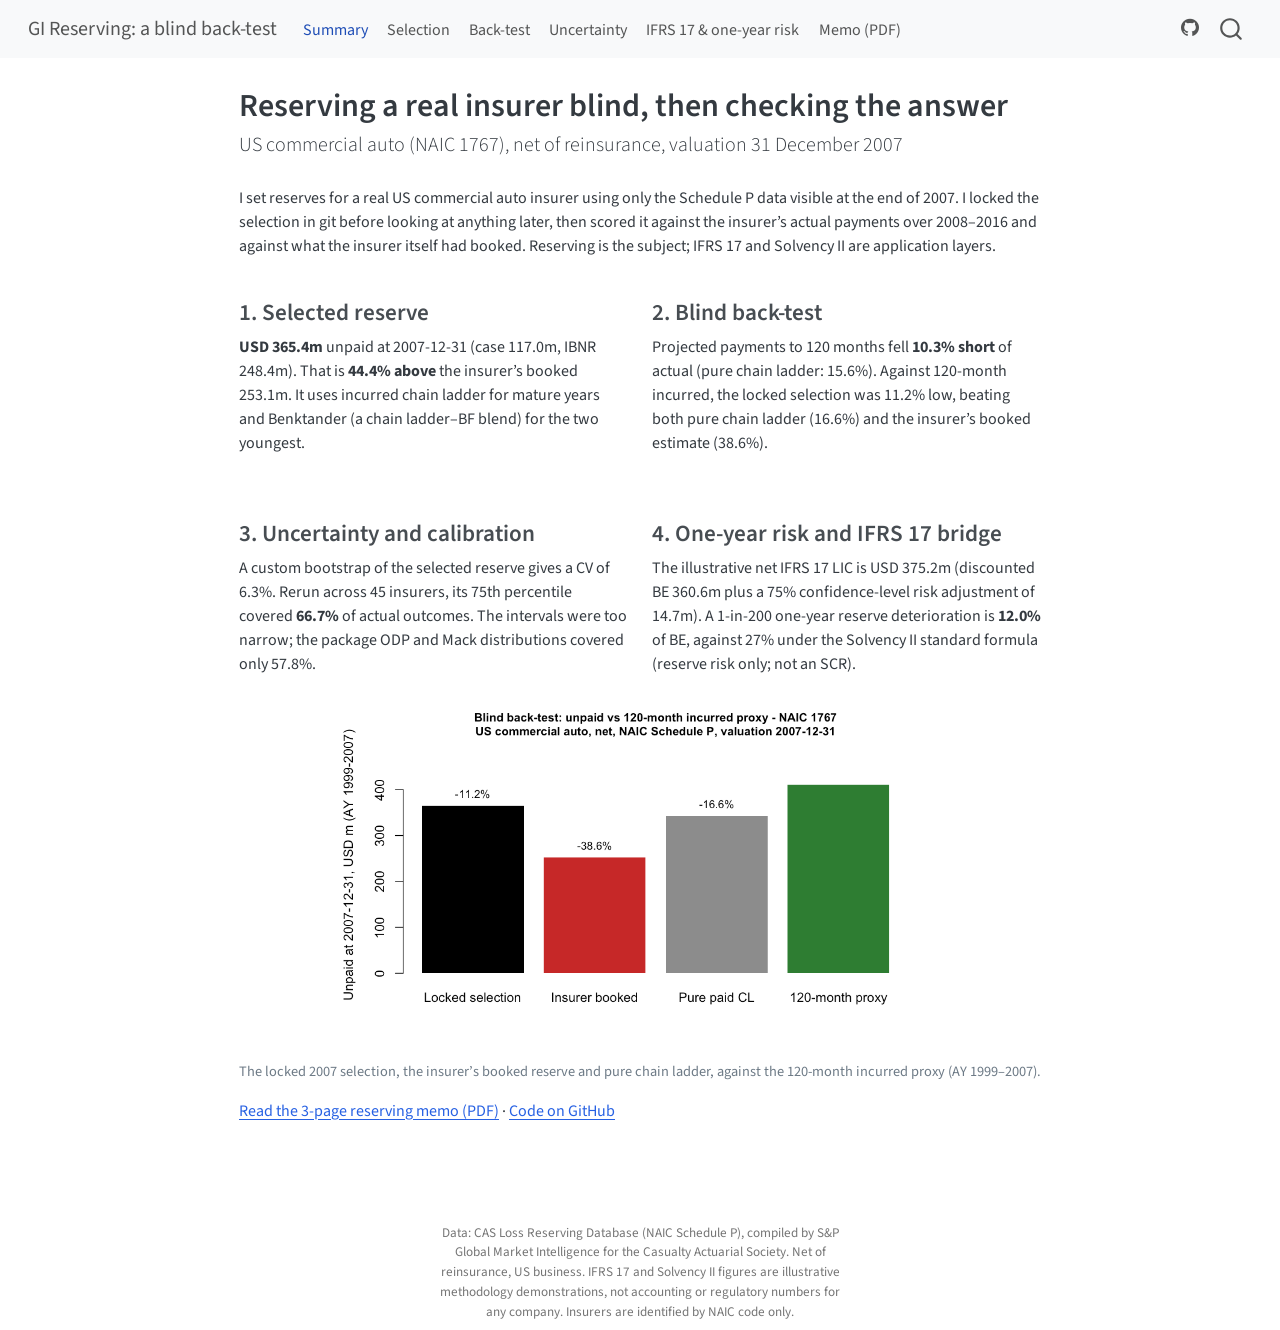
<file: docs/index.html>
<!DOCTYPE html>
<html xmlns="http://www.w3.org/1999/xhtml" lang="en" xml:lang="en"><head>

<meta charset="utf-8">
<meta name="generator" content="quarto-1.10.18">

<meta name="viewport" content="width=device-width, initial-scale=1.0, user-scalable=yes">


<title>Reserving a real insurer blind, then checking the answer – GI Reserving: a blind back-test</title>
<style>
/* Default styles provided by pandoc.
** See https://pandoc.org/MANUAL.html#variables-for-html for config info.
*/
span.smallcaps{font-variant: small-caps;}
div.columns{display: flex; gap: 1.5em;}
div.column{flex: auto;}
@media screen {
div.columns{gap: min(4vw, 1.5em);}
div.column{overflow-x: auto;}
}
div.hanging-indent{margin-left: 1.5em; text-indent: -1.5em;}
ul.task-list{list-style: none;}
ul.task-list li input[type="checkbox"] {
  width: 0.8em;
  margin: 0 0.8em 0.2em -1em; /* quarto-specific, see https://github.com/quarto-dev/quarto-cli/issues/4556 */ 
  vertical-align: middle;
}
</style>


<script src="site_libs/quarto-nav/quarto-nav.js"></script>
<script src="site_libs/quarto-nav/headroom.min.js"></script>
<script src="site_libs/clipboard/clipboard.min.js"></script>
<script src="site_libs/quarto-search/autocomplete.umd.js"></script>
<script src="site_libs/quarto-search/fuse.min.js"></script>
<script src="site_libs/quarto-search/quarto-search.js"></script>
<meta name="quarto:offset" content="./">
<script src="site_libs/quarto-html/quarto.js" type="module"></script>
<script src="site_libs/quarto-html/tabsets/tabsets.js" type="module"></script>
<script src="site_libs/quarto-html/popper.min.js"></script>
<script src="site_libs/quarto-html/tippy.umd.min.js"></script>
<script src="site_libs/quarto-html/anchor.min.js"></script>
<link href="site_libs/quarto-html/tippy.css" rel="stylesheet">
<link href="site_libs/quarto-html/quarto-syntax-highlighting-64a204ab8560d761af7679ceaba22944.css" rel="stylesheet" id="quarto-text-highlighting-styles">
<script src="site_libs/bootstrap/bootstrap.min.js"></script>
<link href="site_libs/bootstrap/bootstrap-icons.css" rel="stylesheet">
<link href="site_libs/bootstrap/bootstrap-e6900c3bd54be39f9305c74bfec71a87.min.css" rel="stylesheet" append-hash="true" id="quarto-bootstrap" data-mode="light">
<script id="quarto-search-options" type="application/json">{
  "location": "navbar",
  "copy-button": false,
  "collapse-after": 3,
  "panel-placement": "end",
  "type": "overlay",
  "limit": 50,
  "keyboard-shortcut": [
    "f",
    "/",
    "s"
  ],
  "show-item-context": false,
  "language": {
    "search-no-results-text": "No results",
    "search-matching-documents-text": "matching documents",
    "search-copy-link-title": "Copy link to search",
    "search-hide-matches-text": "Hide additional matches",
    "search-more-match-text": "more match in this document",
    "search-more-matches-text": "more matches in this document",
    "search-clear-button-title": "Clear",
    "search-text-placeholder": "",
    "search-detached-cancel-button-title": "Cancel",
    "search-submit-button-title": "Submit",
    "search-label": "Search"
  }
}</script>


</head>

<body class="nav-fixed fullcontent quarto-light">

<div id="quarto-search-results"></div>
  <header id="quarto-header" class="headroom fixed-top">
    <nav class="navbar navbar-expand-lg " data-bs-theme="dark">
      <div class="navbar-container container-fluid">
      <div class="navbar-brand-container mx-auto">
    <a class="navbar-brand" href="./index.html">
    <span class="navbar-title">GI Reserving: a blind back-test</span>
    </a>
  </div>
            <div id="quarto-search" class="" title="Search"></div>
          <button class="navbar-toggler" type="button" data-bs-toggle="collapse" data-bs-target="#navbarCollapse" aria-controls="navbarCollapse" role="menu" aria-expanded="false" aria-label="Toggle navigation" onclick="if (window.quartoToggleHeadroom) { window.quartoToggleHeadroom(); }">
  <span class="navbar-toggler-icon"></span>
</button>
          <div class="collapse navbar-collapse" id="navbarCollapse">
            <ul class="navbar-nav navbar-nav-scroll me-auto">
  <li class="nav-item">
    <a class="nav-link active" href="./index.html" aria-current="page"> 
<span class="menu-text">Summary</span></a>
  </li>  
  <li class="nav-item">
    <a class="nav-link" href="./selection.html"> 
<span class="menu-text">Selection</span></a>
  </li>  
  <li class="nav-item">
    <a class="nav-link" href="./backtest.html"> 
<span class="menu-text">Back-test</span></a>
  </li>  
  <li class="nav-item">
    <a class="nav-link" href="./uncertainty.html"> 
<span class="menu-text">Uncertainty</span></a>
  </li>  
  <li class="nav-item">
    <a class="nav-link" href="./application.html"> 
<span class="menu-text">IFRS 17 &amp; one-year risk</span></a>
  </li>  
  <li class="nav-item">
    <a class="nav-link" href="./assets/reserving_memo.pdf"> 
<span class="menu-text">Memo (PDF)</span></a>
  </li>  
</ul>
            <ul class="navbar-nav navbar-nav-scroll ms-auto">
  <li class="nav-item compact">
    <a class="nav-link" href="https://github.com/pnlync/reserving"> <i class="bi bi-github" role="img">
</i> 
<span class="menu-text"></span></a>
  </li>  
</ul>
          </div> <!-- /navcollapse -->
            <div class="quarto-navbar-tools">
</div>
      </div> <!-- /container-fluid -->
    </nav>
</header>
<!-- content -->
<div id="quarto-content" class="quarto-container page-columns page-rows-contents page-layout-article page-navbar">
<!-- sidebar -->
<!-- margin-sidebar -->
    
<!-- main -->
<main class="content" id="quarto-document-content">

<header id="title-block-header" class="quarto-title-block default">
<div class="quarto-title">
<h1 class="title">Reserving a real insurer blind, then checking the answer</h1>
<p class="subtitle lead">US commercial auto (NAIC 1767), net of reinsurance, valuation 31 December 2007</p>
</div>



<div class="quarto-title-meta">

    
  
    
  </div>
  


</header>


<p>I set reserves for a real US commercial auto insurer using only the Schedule P data visible at the end of 2007. I locked the selection in git before looking at anything later, then scored it against the insurer’s actual payments over 2008–2016 and against what the insurer itself had booked. Reserving is the subject; IFRS 17 and Solvency II are application layers.</p>
<div class="grid">
<section id="selected-reserve" class="level3 g-col-12 g-col-md-6">
<h3 class="anchored" data-anchor-id="selected-reserve">1. Selected reserve</h3>
<p><strong>USD 365.4m</strong> unpaid at 2007-12-31 (case 117.0m, IBNR 248.4m). That is <strong>44.4% above</strong> the insurer’s booked 253.1m. It uses incurred chain ladder for mature years and Benktander (a chain ladder–BF blend) for the two youngest.</p>
</section>
<section id="blind-back-test" class="level3 g-col-12 g-col-md-6">
<h3 class="anchored" data-anchor-id="blind-back-test">2. Blind back-test</h3>
<p>Projected payments to 120 months fell <strong>10.3% short</strong> of actual (pure chain ladder: 15.6%). Against 120-month incurred, the locked selection was 11.2% low, beating both pure chain ladder (16.6%) and the insurer’s booked estimate (38.6%).</p>
</section>
<section id="uncertainty-and-calibration" class="level3 g-col-12 g-col-md-6">
<h3 class="anchored" data-anchor-id="uncertainty-and-calibration">3. Uncertainty and calibration</h3>
<p>A custom bootstrap of the selected reserve gives a CV of 6.3%. Rerun across 45 insurers, its 75th percentile covered <strong>66.7%</strong> of actual outcomes. The intervals were too narrow; the package ODP and Mack distributions covered only 57.8%.</p>
</section>
<section id="one-year-risk-and-ifrs-17-bridge" class="level3 g-col-12 g-col-md-6">
<h3 class="anchored" data-anchor-id="one-year-risk-and-ifrs-17-bridge">4. One-year risk and IFRS 17 bridge</h3>
<p>The illustrative net IFRS 17 LIC is USD 375.2m (discounted BE 360.6m plus a 75% confidence-level risk adjustment of 14.7m). A 1-in-200 one-year reserve deterioration is <strong>12.0%</strong> of BE, against 27% under the Solvency II standard formula (reserve risk only; not an SCR).</p>
</section>
</div>
<div class="cell">
<div class="cell-output-display">
<div class="quarto-figure quarto-figure-center">
<figure class="figure">
<p><img src="assets/m5_three_way.png" class="img-fluid figure-img" style="width:75.0%"></p>
<figcaption>The locked 2007 selection, the insurer’s booked reserve and pure chain ladder, against the 120-month incurred proxy (AY 1999–2007).</figcaption>
</figure>
</div>
</div>
</div>
<p><a href="assets/reserving_memo.pdf">Read the 3-page reserving memo (PDF)</a> · <a href="https://github.com/pnlync/reserving">Code on GitHub</a></p>



</main> <!-- /main -->
<script id="quarto-html-after-body" type="application/javascript">
  window.document.addEventListener("DOMContentLoaded", function (event) {
    const icon = "";
    const anchorJS = new window.AnchorJS();
    anchorJS.options = {
      placement: 'right',
      icon: icon
    };
    anchorJS.add('.anchored');
    const isCodeAnnotation = (el) => {
      for (const clz of el.classList) {
        if (clz.startsWith('code-annotation-')) {                     
          return true;
        }
      }
      return false;
    }
    const onCopySuccess = function(e) {
      // button target
      const button = e.trigger;
      // don't keep focus
      button.blur();
      // flash "checked"
      button.classList.add('code-copy-button-checked');
      var currentTitle = button.getAttribute("title");
      button.setAttribute("title", "Copied!");
      let tooltip;
      if (window.bootstrap) {
        button.setAttribute("data-bs-toggle", "tooltip");
        button.setAttribute("data-bs-placement", "left");
        button.setAttribute("data-bs-title", "Copied!");
        tooltip = new bootstrap.Tooltip(button, 
          { trigger: "manual", 
            customClass: "code-copy-button-tooltip",
            offset: [0, -8]});
        tooltip.show();    
      }
      setTimeout(function() {
        if (tooltip) {
          tooltip.hide();
          button.removeAttribute("data-bs-title");
          button.removeAttribute("data-bs-toggle");
          button.removeAttribute("data-bs-placement");
        }
        button.setAttribute("title", currentTitle);
        button.classList.remove('code-copy-button-checked');
      }, 1000);
      // clear code selection
      e.clearSelection();
    }
    const getTextToCopy = function(trigger) {
      const outerScaffold = trigger.parentElement.cloneNode(true);
      const codeEl = outerScaffold.querySelector('code');
      for (const childEl of codeEl.children) {
        if (isCodeAnnotation(childEl)) {
          childEl.remove();
        }
      }
      return codeEl.innerText;
    }
    const clipboard = new window.ClipboardJS('.code-copy-button:not([data-in-quarto-modal])', {
      text: getTextToCopy
    });
    clipboard.on('success', onCopySuccess);
    if (window.document.getElementById('quarto-embedded-source-code-modal')) {
      const clipboardModal = new window.ClipboardJS('.code-copy-button[data-in-quarto-modal]', {
        text: getTextToCopy,
        container: window.document.getElementById('quarto-embedded-source-code-modal')
      });
      clipboardModal.on('success', onCopySuccess);
    }
      var localhostRegex = new RegExp(/^(?:http|https):\/\/localhost\:?[0-9]*\//);
      var mailtoRegex = new RegExp(/^mailto:/);
        var filterRegex = new RegExp('/' + window.location.host + '/');
      var isInternal = (href) => {
          return filterRegex.test(href) || localhostRegex.test(href) || mailtoRegex.test(href);
      }
      // Inspect non-navigation links and adorn them if external
     var links = window.document.querySelectorAll('a[href]:not(.nav-link):not(.navbar-brand):not(.toc-action):not(.sidebar-link):not(.sidebar-item-toggle):not(.pagination-link):not(.no-external):not([aria-hidden]):not(.dropdown-item):not(.quarto-navigation-tool):not(.about-link)');
      for (var i=0; i<links.length; i++) {
        const link = links[i];
        if (!isInternal(link.href)) {
          // undo the damage that might have been done by quarto-nav.js in the case of
          // links that we want to consider external
          if (link.dataset.originalHref !== undefined) {
            link.href = link.dataset.originalHref;
          }
        }
      }
    function tippyHover(el, contentFn, onTriggerFn, onUntriggerFn) {
      const config = {
        allowHTML: true,
        maxWidth: 500,
        delay: 100,
        arrow: false,
        appendTo: function(el) {
            return el.parentElement;
        },
        interactive: true,
        interactiveBorder: 10,
        theme: 'quarto',
        placement: 'bottom-start',
      };
      if (contentFn) {
        config.content = contentFn;
      }
      if (onTriggerFn) {
        config.onTrigger = onTriggerFn;
      }
      if (onUntriggerFn) {
        config.onUntrigger = onUntriggerFn;
      }
      window.tippy(el, config); 
    }
    const noterefs = window.document.querySelectorAll('a[role="doc-noteref"]');
    for (var i=0; i<noterefs.length; i++) {
      const ref = noterefs[i];
      tippyHover(ref, function() {
        // use id or data attribute instead here
        let href = ref.getAttribute('data-footnote-href') || ref.getAttribute('href');
        try { href = new URL(href).hash; } catch {}
        const id = href.replace(/^#\/?/, "");
        const note = window.document.getElementById(id);
        if (note) {
          return note.innerHTML;
        } else {
          return "";
        }
      });
    }
    const xrefs = window.document.querySelectorAll('a.quarto-xref');
    const processXRef = (id, note) => {
      // Strip column container classes
      const stripColumnClz = (el) => {
        el.classList.remove("page-full", "page-columns");
        if (el.children) {
          for (const child of el.children) {
            stripColumnClz(child);
          }
        }
      }
      stripColumnClz(note)
      if (id === null || id.startsWith('sec-')) {
        // Special case sections, only their first couple elements
        const container = document.createElement("div");
        if (note.children && note.children.length > 2) {
          container.appendChild(note.children[0].cloneNode(true));
          for (let i = 1; i < note.children.length; i++) {
            const child = note.children[i];
            if (child.tagName === "P" && child.innerText === "") {
              continue;
            } else {
              container.appendChild(child.cloneNode(true));
              break;
            }
          }
          if (window.Quarto?.typesetMath) {
            window.Quarto.typesetMath(container);
          }
          return container.innerHTML
        } else {
          if (window.Quarto?.typesetMath) {
            window.Quarto.typesetMath(note);
          }
          return note.innerHTML;
        }
      } else {
        // Remove any anchor links if they are present
        const anchorLink = note.querySelector('a.anchorjs-link');
        if (anchorLink) {
          anchorLink.remove();
        }
        if (window.Quarto?.typesetMath) {
          window.Quarto.typesetMath(note);
        }
        if (note.classList.contains("callout")) {
          return note.outerHTML;
        } else {
          return note.innerHTML;
        }
      }
    }
    for (var i=0; i<xrefs.length; i++) {
      const xref = xrefs[i];
      tippyHover(xref, undefined, function(instance) {
        instance.disable();
        let url = xref.getAttribute('href');
        let hash = undefined; 
        if (url.startsWith('#')) {
          hash = url;
        } else {
          try { hash = new URL(url).hash; } catch {}
        }
        if (hash) {
          const id = hash.replace(/^#\/?/, "");
          const note = window.document.getElementById(id);
          if (note !== null) {
            try {
              const html = processXRef(id, note.cloneNode(true));
              instance.setContent(html);
            } finally {
              instance.enable();
              instance.show();
            }
          } else {
            // See if we can fetch this
            fetch(url.split('#')[0])
            .then(res => res.text())
            .then(html => {
              const parser = new DOMParser();
              const htmlDoc = parser.parseFromString(html, "text/html");
              const note = htmlDoc.getElementById(id);
              if (note !== null) {
                const html = processXRef(id, note);
                instance.setContent(html);
              } 
            }).finally(() => {
              instance.enable();
              instance.show();
            });
          }
        } else {
          // See if we can fetch a full url (with no hash to target)
          // This is a special case and we should probably do some content thinning / targeting
          fetch(url)
          .then(res => res.text())
          .then(html => {
            const parser = new DOMParser();
            const htmlDoc = parser.parseFromString(html, "text/html");
            const note = htmlDoc.querySelector('main.content');
            if (note !== null) {
              // This should only happen for chapter cross references
              // (since there is no id in the URL)
              // remove the first header
              if (note.children.length > 0 && note.children[0].tagName === "HEADER") {
                note.children[0].remove();
              }
              const html = processXRef(null, note);
              instance.setContent(html);
            } 
          }).finally(() => {
            instance.enable();
            instance.show();
          });
        }
      }, function(instance) {
      });
    }
        let selectedAnnoteEl;
        const selectorForAnnotation = ( cell, annotation) => {
          let cellAttr = 'data-code-cell="' + cell + '"';
          let lineAttr = 'data-code-annotation="' +  annotation + '"';
          const selector = 'span[' + cellAttr + '][' + lineAttr + ']';
          return selector;
        }
        const selectCodeLines = (annoteEl) => {
          const doc = window.document;
          const targetCell = annoteEl.getAttribute("data-target-cell");
          const targetAnnotation = annoteEl.getAttribute("data-target-annotation");
          const annoteSpan = window.document.querySelector(selectorForAnnotation(targetCell, targetAnnotation));
          const lines = annoteSpan.getAttribute("data-code-lines").split(",");
          const lineIds = lines.map((line) => {
            return targetCell + "-" + line;
          })
          let top = null;
          let height = null;
          let parent = null;
          if (lineIds.length > 0) {
              //compute the position of the single el (top and bottom and make a div)
              const el = window.document.getElementById(lineIds[0]);
              top = el.offsetTop;
              height = el.offsetHeight;
              parent = el.parentElement.parentElement;
            if (lineIds.length > 1) {
              const lastEl = window.document.getElementById(lineIds[lineIds.length - 1]);
              const bottom = lastEl.offsetTop + lastEl.offsetHeight;
              height = bottom - top;
            }
            if (top !== null && height !== null && parent !== null) {
              // cook up a div (if necessary) and position it 
              let div = window.document.getElementById("code-annotation-line-highlight");
              if (div === null) {
                div = window.document.createElement("div");
                div.setAttribute("id", "code-annotation-line-highlight");
                div.style.position = 'absolute';
                parent.appendChild(div);
              }
              div.style.top = top - 2 + "px";
              div.style.height = height + 4 + "px";
              div.style.left = 0;
              let gutterDiv = window.document.getElementById("code-annotation-line-highlight-gutter");
              if (gutterDiv === null) {
                gutterDiv = window.document.createElement("div");
                gutterDiv.setAttribute("id", "code-annotation-line-highlight-gutter");
                gutterDiv.style.position = 'absolute';
                const codeCell = window.document.getElementById(targetCell);
                const gutter = codeCell.querySelector('.code-annotation-gutter');
                gutter.appendChild(gutterDiv);
              }
              gutterDiv.style.top = top - 2 + "px";
              gutterDiv.style.height = height + 4 + "px";
            }
            selectedAnnoteEl = annoteEl;
          }
        };
        const unselectCodeLines = () => {
          const elementsIds = ["code-annotation-line-highlight", "code-annotation-line-highlight-gutter"];
          elementsIds.forEach((elId) => {
            const div = window.document.getElementById(elId);
            if (div) {
              div.remove();
            }
          });
          selectedAnnoteEl = undefined;
        };
          // Handle positioning of the toggle
      window.addEventListener(
        "resize",
        throttle(() => {
          elRect = undefined;
          if (selectedAnnoteEl) {
            selectCodeLines(selectedAnnoteEl);
          }
        }, 10)
      );
      function throttle(fn, ms) {
      let throttle = false;
      let timer;
        return (...args) => {
          if(!throttle) { // first call gets through
              fn.apply(this, args);
              throttle = true;
          } else { // all the others get throttled
              if(timer) clearTimeout(timer); // cancel #2
              timer = setTimeout(() => {
                fn.apply(this, args);
                timer = throttle = false;
              }, ms);
          }
        };
      }
        // Attach click handler to the DT
        const annoteDls = window.document.querySelectorAll('dt[data-target-cell]');
        for (const annoteDlNode of annoteDls) {
          annoteDlNode.addEventListener('click', (event) => {
            const clickedEl = event.target;
            if (clickedEl !== selectedAnnoteEl) {
              unselectCodeLines();
              const activeEl = window.document.querySelector('dt[data-target-cell].code-annotation-active');
              if (activeEl) {
                activeEl.classList.remove('code-annotation-active');
              }
              selectCodeLines(clickedEl);
              clickedEl.classList.add('code-annotation-active');
            } else {
              // Unselect the line
              unselectCodeLines();
              clickedEl.classList.remove('code-annotation-active');
            }
          });
        }
    const findCites = (el) => {
      const parentEl = el.parentElement;
      if (parentEl) {
        const cites = parentEl.dataset.cites;
        if (cites) {
          return {
            el,
            cites: cites.split(' ')
          };
        } else {
          return findCites(el.parentElement)
        }
      } else {
        return undefined;
      }
    };
    var bibliorefs = window.document.querySelectorAll('a[role="doc-biblioref"]');
    for (var i=0; i<bibliorefs.length; i++) {
      const ref = bibliorefs[i];
      const citeInfo = findCites(ref);
      if (citeInfo) {
        tippyHover(citeInfo.el, function() {
          var popup = window.document.createElement('div');
          citeInfo.cites.forEach(function(cite) {
            var citeDiv = window.document.createElement('div');
            citeDiv.classList.add('hanging-indent');
            citeDiv.classList.add('csl-entry');
            var biblioDiv = window.document.getElementById('ref-' + cite);
            if (biblioDiv) {
              citeDiv.innerHTML = biblioDiv.innerHTML;
            }
            popup.appendChild(citeDiv);
          });
          return popup.innerHTML;
        });
      }
    }
  });
  </script>
</div> <!-- /content -->
<footer class="footer">
  <div class="nav-footer">
    <div class="nav-footer-left">
      &nbsp;
    </div>   
    <div class="nav-footer-center">
<p>Data: CAS Loss Reserving Database (NAIC Schedule P), compiled by S&amp;P Global Market Intelligence for the Casualty Actuarial Society. Net of reinsurance, US business. IFRS 17 and Solvency II figures are illustrative methodology demonstrations, not accounting or regulatory numbers for any company. Insurers are identified by NAIC code only.</p>
</div>
    <div class="nav-footer-right">
      &nbsp;
    </div>
  </div>
</footer>




</body></html>
</file>
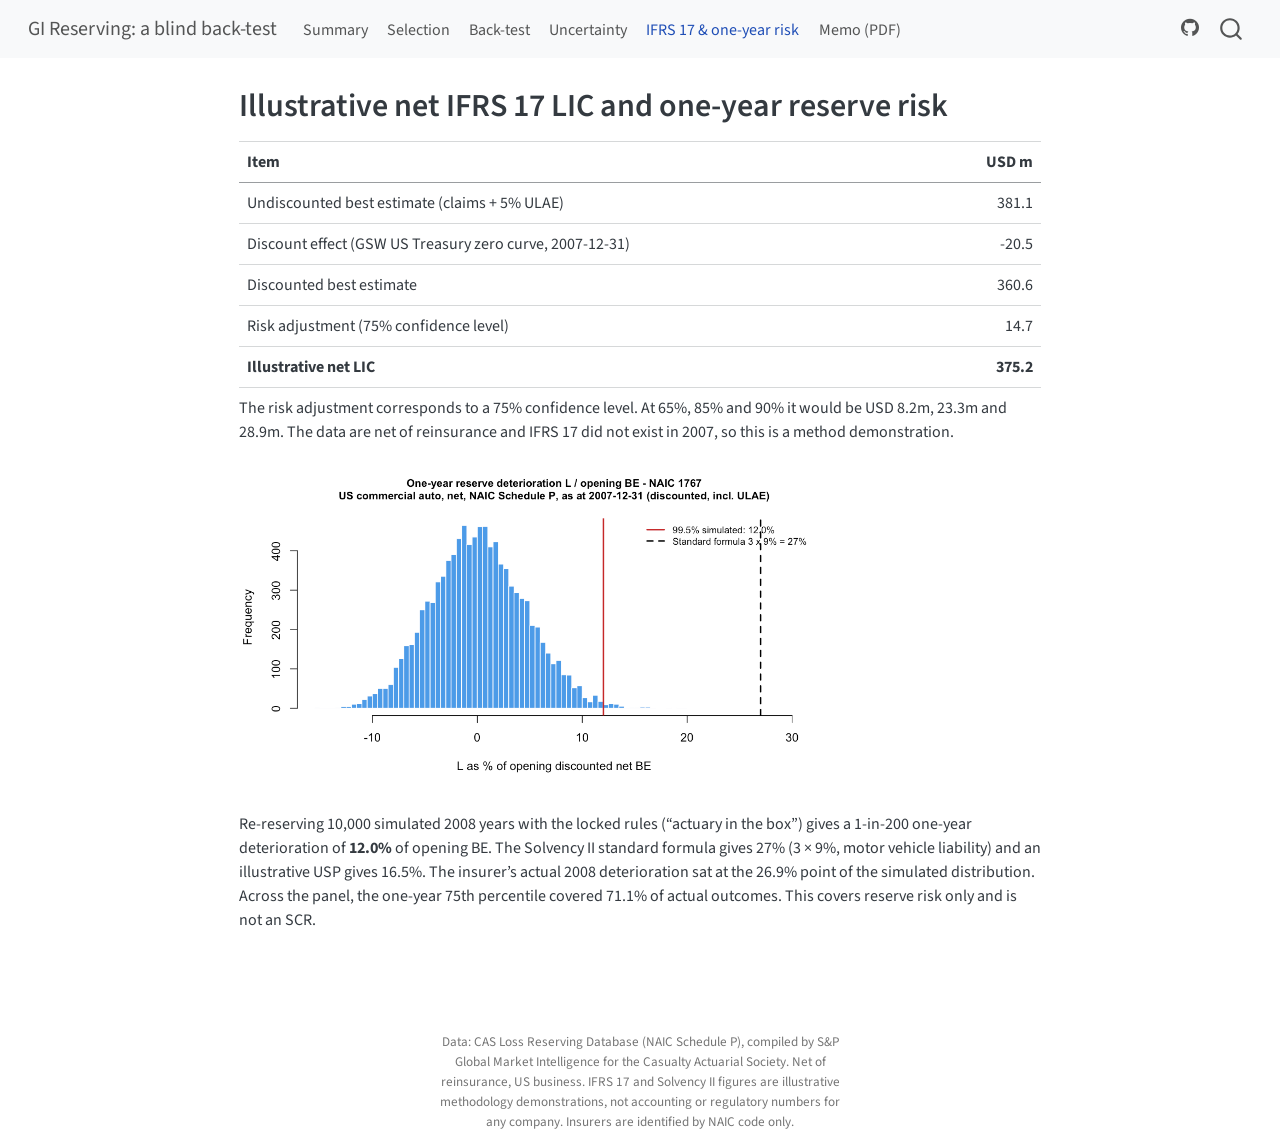
<file: docs/application.html>
<!DOCTYPE html>
<html xmlns="http://www.w3.org/1999/xhtml" lang="en" xml:lang="en"><head>

<meta charset="utf-8">
<meta name="generator" content="quarto-1.10.18">

<meta name="viewport" content="width=device-width, initial-scale=1.0, user-scalable=yes">


<title>Illustrative net IFRS 17 LIC and one-year reserve risk – GI Reserving: a blind back-test</title>
<style>
/* Default styles provided by pandoc.
** See https://pandoc.org/MANUAL.html#variables-for-html for config info.
*/
span.smallcaps{font-variant: small-caps;}
div.columns{display: flex; gap: 1.5em;}
div.column{flex: auto;}
@media screen {
div.columns{gap: min(4vw, 1.5em);}
div.column{overflow-x: auto;}
}
div.hanging-indent{margin-left: 1.5em; text-indent: -1.5em;}
ul.task-list{list-style: none;}
ul.task-list li input[type="checkbox"] {
  width: 0.8em;
  margin: 0 0.8em 0.2em -1em; /* quarto-specific, see https://github.com/quarto-dev/quarto-cli/issues/4556 */ 
  vertical-align: middle;
}
</style>


<script src="site_libs/quarto-nav/quarto-nav.js"></script>
<script src="site_libs/quarto-nav/headroom.min.js"></script>
<script src="site_libs/clipboard/clipboard.min.js"></script>
<script src="site_libs/quarto-search/autocomplete.umd.js"></script>
<script src="site_libs/quarto-search/fuse.min.js"></script>
<script src="site_libs/quarto-search/quarto-search.js"></script>
<meta name="quarto:offset" content="./">
<script src="site_libs/quarto-html/quarto.js" type="module"></script>
<script src="site_libs/quarto-html/tabsets/tabsets.js" type="module"></script>
<script src="site_libs/quarto-html/popper.min.js"></script>
<script src="site_libs/quarto-html/tippy.umd.min.js"></script>
<script src="site_libs/quarto-html/anchor.min.js"></script>
<link href="site_libs/quarto-html/tippy.css" rel="stylesheet">
<link href="site_libs/quarto-html/quarto-syntax-highlighting-64a204ab8560d761af7679ceaba22944.css" rel="stylesheet" id="quarto-text-highlighting-styles">
<script src="site_libs/bootstrap/bootstrap.min.js"></script>
<link href="site_libs/bootstrap/bootstrap-icons.css" rel="stylesheet">
<link href="site_libs/bootstrap/bootstrap-e6900c3bd54be39f9305c74bfec71a87.min.css" rel="stylesheet" append-hash="true" id="quarto-bootstrap" data-mode="light">
<script id="quarto-search-options" type="application/json">{
  "location": "navbar",
  "copy-button": false,
  "collapse-after": 3,
  "panel-placement": "end",
  "type": "overlay",
  "limit": 50,
  "keyboard-shortcut": [
    "f",
    "/",
    "s"
  ],
  "show-item-context": false,
  "language": {
    "search-no-results-text": "No results",
    "search-matching-documents-text": "matching documents",
    "search-copy-link-title": "Copy link to search",
    "search-hide-matches-text": "Hide additional matches",
    "search-more-match-text": "more match in this document",
    "search-more-matches-text": "more matches in this document",
    "search-clear-button-title": "Clear",
    "search-text-placeholder": "",
    "search-detached-cancel-button-title": "Cancel",
    "search-submit-button-title": "Submit",
    "search-label": "Search"
  }
}</script>


</head>

<body class="nav-fixed fullcontent quarto-light">

<div id="quarto-search-results"></div>
  <header id="quarto-header" class="headroom fixed-top">
    <nav class="navbar navbar-expand-lg " data-bs-theme="dark">
      <div class="navbar-container container-fluid">
      <div class="navbar-brand-container mx-auto">
    <a class="navbar-brand" href="./index.html">
    <span class="navbar-title">GI Reserving: a blind back-test</span>
    </a>
  </div>
            <div id="quarto-search" class="" title="Search"></div>
          <button class="navbar-toggler" type="button" data-bs-toggle="collapse" data-bs-target="#navbarCollapse" aria-controls="navbarCollapse" role="menu" aria-expanded="false" aria-label="Toggle navigation" onclick="if (window.quartoToggleHeadroom) { window.quartoToggleHeadroom(); }">
  <span class="navbar-toggler-icon"></span>
</button>
          <div class="collapse navbar-collapse" id="navbarCollapse">
            <ul class="navbar-nav navbar-nav-scroll me-auto">
  <li class="nav-item">
    <a class="nav-link" href="./index.html"> 
<span class="menu-text">Summary</span></a>
  </li>  
  <li class="nav-item">
    <a class="nav-link" href="./selection.html"> 
<span class="menu-text">Selection</span></a>
  </li>  
  <li class="nav-item">
    <a class="nav-link" href="./backtest.html"> 
<span class="menu-text">Back-test</span></a>
  </li>  
  <li class="nav-item">
    <a class="nav-link" href="./uncertainty.html"> 
<span class="menu-text">Uncertainty</span></a>
  </li>  
  <li class="nav-item">
    <a class="nav-link active" href="./application.html" aria-current="page"> 
<span class="menu-text">IFRS 17 &amp; one-year risk</span></a>
  </li>  
  <li class="nav-item">
    <a class="nav-link" href="./assets/reserving_memo.pdf"> 
<span class="menu-text">Memo (PDF)</span></a>
  </li>  
</ul>
            <ul class="navbar-nav navbar-nav-scroll ms-auto">
  <li class="nav-item compact">
    <a class="nav-link" href="https://github.com/pnlync/reserving"> <i class="bi bi-github" role="img">
</i> 
<span class="menu-text"></span></a>
  </li>  
</ul>
          </div> <!-- /navcollapse -->
            <div class="quarto-navbar-tools">
</div>
      </div> <!-- /container-fluid -->
    </nav>
</header>
<!-- content -->
<div id="quarto-content" class="quarto-container page-columns page-rows-contents page-layout-article page-navbar">
<!-- sidebar -->
<!-- margin-sidebar -->
    
<!-- main -->
<main class="content" id="quarto-document-content">

<header id="title-block-header" class="quarto-title-block default">
<div class="quarto-title">
<h1 class="title">Illustrative net IFRS 17 LIC and one-year reserve risk</h1>
</div>



<div class="quarto-title-meta">

    
  
    
  </div>
  


</header>


<table class="caption-top table">
<thead>
<tr class="header">
<th>Item</th>
<th style="text-align: right;">USD m</th>
</tr>
</thead>
<tbody>
<tr class="odd">
<td>Undiscounted best estimate (claims + 5% ULAE)</td>
<td style="text-align: right;">381.1</td>
</tr>
<tr class="even">
<td>Discount effect (GSW US Treasury zero curve, 2007-12-31)</td>
<td style="text-align: right;">-20.5</td>
</tr>
<tr class="odd">
<td>Discounted best estimate</td>
<td style="text-align: right;">360.6</td>
</tr>
<tr class="even">
<td>Risk adjustment (75% confidence level)</td>
<td style="text-align: right;">14.7</td>
</tr>
<tr class="odd">
<td><strong>Illustrative net LIC</strong></td>
<td style="text-align: right;"><strong>375.2</strong></td>
</tr>
</tbody>
</table>
<p>The risk adjustment corresponds to a 75% confidence level. At 65%, 85% and 90% it would be USD 8.2m, 23.3m and 28.9m. The data are net of reinsurance and IFRS 17 did not exist in 2007, so this is a method demonstration.</p>
<div class="cell">
<div class="cell-output-display">
<div>
<figure class="figure">
<p><img src="assets/m8_one_year_distribution.png" class="img-fluid figure-img" style="width:75.0%"></p>
</figure>
</div>
</div>
</div>
<p>Re-reserving 10,000 simulated 2008 years with the locked rules (“actuary in the box”) gives a 1-in-200 one-year deterioration of <strong>12.0%</strong> of opening BE. The Solvency II standard formula gives 27% (3 × 9%, motor vehicle liability) and an illustrative USP gives 16.5%. The insurer’s actual 2008 deterioration sat at the 26.9% point of the simulated distribution. Across the panel, the one-year 75th percentile covered 71.1% of actual outcomes. This covers reserve risk only and is not an SCR.</p>



</main> <!-- /main -->
<script id="quarto-html-after-body" type="application/javascript">
  window.document.addEventListener("DOMContentLoaded", function (event) {
    const icon = "";
    const anchorJS = new window.AnchorJS();
    anchorJS.options = {
      placement: 'right',
      icon: icon
    };
    anchorJS.add('.anchored');
    const isCodeAnnotation = (el) => {
      for (const clz of el.classList) {
        if (clz.startsWith('code-annotation-')) {                     
          return true;
        }
      }
      return false;
    }
    const onCopySuccess = function(e) {
      // button target
      const button = e.trigger;
      // don't keep focus
      button.blur();
      // flash "checked"
      button.classList.add('code-copy-button-checked');
      var currentTitle = button.getAttribute("title");
      button.setAttribute("title", "Copied!");
      let tooltip;
      if (window.bootstrap) {
        button.setAttribute("data-bs-toggle", "tooltip");
        button.setAttribute("data-bs-placement", "left");
        button.setAttribute("data-bs-title", "Copied!");
        tooltip = new bootstrap.Tooltip(button, 
          { trigger: "manual", 
            customClass: "code-copy-button-tooltip",
            offset: [0, -8]});
        tooltip.show();    
      }
      setTimeout(function() {
        if (tooltip) {
          tooltip.hide();
          button.removeAttribute("data-bs-title");
          button.removeAttribute("data-bs-toggle");
          button.removeAttribute("data-bs-placement");
        }
        button.setAttribute("title", currentTitle);
        button.classList.remove('code-copy-button-checked');
      }, 1000);
      // clear code selection
      e.clearSelection();
    }
    const getTextToCopy = function(trigger) {
      const outerScaffold = trigger.parentElement.cloneNode(true);
      const codeEl = outerScaffold.querySelector('code');
      for (const childEl of codeEl.children) {
        if (isCodeAnnotation(childEl)) {
          childEl.remove();
        }
      }
      return codeEl.innerText;
    }
    const clipboard = new window.ClipboardJS('.code-copy-button:not([data-in-quarto-modal])', {
      text: getTextToCopy
    });
    clipboard.on('success', onCopySuccess);
    if (window.document.getElementById('quarto-embedded-source-code-modal')) {
      const clipboardModal = new window.ClipboardJS('.code-copy-button[data-in-quarto-modal]', {
        text: getTextToCopy,
        container: window.document.getElementById('quarto-embedded-source-code-modal')
      });
      clipboardModal.on('success', onCopySuccess);
    }
      var localhostRegex = new RegExp(/^(?:http|https):\/\/localhost\:?[0-9]*\//);
      var mailtoRegex = new RegExp(/^mailto:/);
        var filterRegex = new RegExp('/' + window.location.host + '/');
      var isInternal = (href) => {
          return filterRegex.test(href) || localhostRegex.test(href) || mailtoRegex.test(href);
      }
      // Inspect non-navigation links and adorn them if external
     var links = window.document.querySelectorAll('a[href]:not(.nav-link):not(.navbar-brand):not(.toc-action):not(.sidebar-link):not(.sidebar-item-toggle):not(.pagination-link):not(.no-external):not([aria-hidden]):not(.dropdown-item):not(.quarto-navigation-tool):not(.about-link)');
      for (var i=0; i<links.length; i++) {
        const link = links[i];
        if (!isInternal(link.href)) {
          // undo the damage that might have been done by quarto-nav.js in the case of
          // links that we want to consider external
          if (link.dataset.originalHref !== undefined) {
            link.href = link.dataset.originalHref;
          }
        }
      }
    function tippyHover(el, contentFn, onTriggerFn, onUntriggerFn) {
      const config = {
        allowHTML: true,
        maxWidth: 500,
        delay: 100,
        arrow: false,
        appendTo: function(el) {
            return el.parentElement;
        },
        interactive: true,
        interactiveBorder: 10,
        theme: 'quarto',
        placement: 'bottom-start',
      };
      if (contentFn) {
        config.content = contentFn;
      }
      if (onTriggerFn) {
        config.onTrigger = onTriggerFn;
      }
      if (onUntriggerFn) {
        config.onUntrigger = onUntriggerFn;
      }
      window.tippy(el, config); 
    }
    const noterefs = window.document.querySelectorAll('a[role="doc-noteref"]');
    for (var i=0; i<noterefs.length; i++) {
      const ref = noterefs[i];
      tippyHover(ref, function() {
        // use id or data attribute instead here
        let href = ref.getAttribute('data-footnote-href') || ref.getAttribute('href');
        try { href = new URL(href).hash; } catch {}
        const id = href.replace(/^#\/?/, "");
        const note = window.document.getElementById(id);
        if (note) {
          return note.innerHTML;
        } else {
          return "";
        }
      });
    }
    const xrefs = window.document.querySelectorAll('a.quarto-xref');
    const processXRef = (id, note) => {
      // Strip column container classes
      const stripColumnClz = (el) => {
        el.classList.remove("page-full", "page-columns");
        if (el.children) {
          for (const child of el.children) {
            stripColumnClz(child);
          }
        }
      }
      stripColumnClz(note)
      if (id === null || id.startsWith('sec-')) {
        // Special case sections, only their first couple elements
        const container = document.createElement("div");
        if (note.children && note.children.length > 2) {
          container.appendChild(note.children[0].cloneNode(true));
          for (let i = 1; i < note.children.length; i++) {
            const child = note.children[i];
            if (child.tagName === "P" && child.innerText === "") {
              continue;
            } else {
              container.appendChild(child.cloneNode(true));
              break;
            }
          }
          if (window.Quarto?.typesetMath) {
            window.Quarto.typesetMath(container);
          }
          return container.innerHTML
        } else {
          if (window.Quarto?.typesetMath) {
            window.Quarto.typesetMath(note);
          }
          return note.innerHTML;
        }
      } else {
        // Remove any anchor links if they are present
        const anchorLink = note.querySelector('a.anchorjs-link');
        if (anchorLink) {
          anchorLink.remove();
        }
        if (window.Quarto?.typesetMath) {
          window.Quarto.typesetMath(note);
        }
        if (note.classList.contains("callout")) {
          return note.outerHTML;
        } else {
          return note.innerHTML;
        }
      }
    }
    for (var i=0; i<xrefs.length; i++) {
      const xref = xrefs[i];
      tippyHover(xref, undefined, function(instance) {
        instance.disable();
        let url = xref.getAttribute('href');
        let hash = undefined; 
        if (url.startsWith('#')) {
          hash = url;
        } else {
          try { hash = new URL(url).hash; } catch {}
        }
        if (hash) {
          const id = hash.replace(/^#\/?/, "");
          const note = window.document.getElementById(id);
          if (note !== null) {
            try {
              const html = processXRef(id, note.cloneNode(true));
              instance.setContent(html);
            } finally {
              instance.enable();
              instance.show();
            }
          } else {
            // See if we can fetch this
            fetch(url.split('#')[0])
            .then(res => res.text())
            .then(html => {
              const parser = new DOMParser();
              const htmlDoc = parser.parseFromString(html, "text/html");
              const note = htmlDoc.getElementById(id);
              if (note !== null) {
                const html = processXRef(id, note);
                instance.setContent(html);
              } 
            }).finally(() => {
              instance.enable();
              instance.show();
            });
          }
        } else {
          // See if we can fetch a full url (with no hash to target)
          // This is a special case and we should probably do some content thinning / targeting
          fetch(url)
          .then(res => res.text())
          .then(html => {
            const parser = new DOMParser();
            const htmlDoc = parser.parseFromString(html, "text/html");
            const note = htmlDoc.querySelector('main.content');
            if (note !== null) {
              // This should only happen for chapter cross references
              // (since there is no id in the URL)
              // remove the first header
              if (note.children.length > 0 && note.children[0].tagName === "HEADER") {
                note.children[0].remove();
              }
              const html = processXRef(null, note);
              instance.setContent(html);
            } 
          }).finally(() => {
            instance.enable();
            instance.show();
          });
        }
      }, function(instance) {
      });
    }
        let selectedAnnoteEl;
        const selectorForAnnotation = ( cell, annotation) => {
          let cellAttr = 'data-code-cell="' + cell + '"';
          let lineAttr = 'data-code-annotation="' +  annotation + '"';
          const selector = 'span[' + cellAttr + '][' + lineAttr + ']';
          return selector;
        }
        const selectCodeLines = (annoteEl) => {
          const doc = window.document;
          const targetCell = annoteEl.getAttribute("data-target-cell");
          const targetAnnotation = annoteEl.getAttribute("data-target-annotation");
          const annoteSpan = window.document.querySelector(selectorForAnnotation(targetCell, targetAnnotation));
          const lines = annoteSpan.getAttribute("data-code-lines").split(",");
          const lineIds = lines.map((line) => {
            return targetCell + "-" + line;
          })
          let top = null;
          let height = null;
          let parent = null;
          if (lineIds.length > 0) {
              //compute the position of the single el (top and bottom and make a div)
              const el = window.document.getElementById(lineIds[0]);
              top = el.offsetTop;
              height = el.offsetHeight;
              parent = el.parentElement.parentElement;
            if (lineIds.length > 1) {
              const lastEl = window.document.getElementById(lineIds[lineIds.length - 1]);
              const bottom = lastEl.offsetTop + lastEl.offsetHeight;
              height = bottom - top;
            }
            if (top !== null && height !== null && parent !== null) {
              // cook up a div (if necessary) and position it 
              let div = window.document.getElementById("code-annotation-line-highlight");
              if (div === null) {
                div = window.document.createElement("div");
                div.setAttribute("id", "code-annotation-line-highlight");
                div.style.position = 'absolute';
                parent.appendChild(div);
              }
              div.style.top = top - 2 + "px";
              div.style.height = height + 4 + "px";
              div.style.left = 0;
              let gutterDiv = window.document.getElementById("code-annotation-line-highlight-gutter");
              if (gutterDiv === null) {
                gutterDiv = window.document.createElement("div");
                gutterDiv.setAttribute("id", "code-annotation-line-highlight-gutter");
                gutterDiv.style.position = 'absolute';
                const codeCell = window.document.getElementById(targetCell);
                const gutter = codeCell.querySelector('.code-annotation-gutter');
                gutter.appendChild(gutterDiv);
              }
              gutterDiv.style.top = top - 2 + "px";
              gutterDiv.style.height = height + 4 + "px";
            }
            selectedAnnoteEl = annoteEl;
          }
        };
        const unselectCodeLines = () => {
          const elementsIds = ["code-annotation-line-highlight", "code-annotation-line-highlight-gutter"];
          elementsIds.forEach((elId) => {
            const div = window.document.getElementById(elId);
            if (div) {
              div.remove();
            }
          });
          selectedAnnoteEl = undefined;
        };
          // Handle positioning of the toggle
      window.addEventListener(
        "resize",
        throttle(() => {
          elRect = undefined;
          if (selectedAnnoteEl) {
            selectCodeLines(selectedAnnoteEl);
          }
        }, 10)
      );
      function throttle(fn, ms) {
      let throttle = false;
      let timer;
        return (...args) => {
          if(!throttle) { // first call gets through
              fn.apply(this, args);
              throttle = true;
          } else { // all the others get throttled
              if(timer) clearTimeout(timer); // cancel #2
              timer = setTimeout(() => {
                fn.apply(this, args);
                timer = throttle = false;
              }, ms);
          }
        };
      }
        // Attach click handler to the DT
        const annoteDls = window.document.querySelectorAll('dt[data-target-cell]');
        for (const annoteDlNode of annoteDls) {
          annoteDlNode.addEventListener('click', (event) => {
            const clickedEl = event.target;
            if (clickedEl !== selectedAnnoteEl) {
              unselectCodeLines();
              const activeEl = window.document.querySelector('dt[data-target-cell].code-annotation-active');
              if (activeEl) {
                activeEl.classList.remove('code-annotation-active');
              }
              selectCodeLines(clickedEl);
              clickedEl.classList.add('code-annotation-active');
            } else {
              // Unselect the line
              unselectCodeLines();
              clickedEl.classList.remove('code-annotation-active');
            }
          });
        }
    const findCites = (el) => {
      const parentEl = el.parentElement;
      if (parentEl) {
        const cites = parentEl.dataset.cites;
        if (cites) {
          return {
            el,
            cites: cites.split(' ')
          };
        } else {
          return findCites(el.parentElement)
        }
      } else {
        return undefined;
      }
    };
    var bibliorefs = window.document.querySelectorAll('a[role="doc-biblioref"]');
    for (var i=0; i<bibliorefs.length; i++) {
      const ref = bibliorefs[i];
      const citeInfo = findCites(ref);
      if (citeInfo) {
        tippyHover(citeInfo.el, function() {
          var popup = window.document.createElement('div');
          citeInfo.cites.forEach(function(cite) {
            var citeDiv = window.document.createElement('div');
            citeDiv.classList.add('hanging-indent');
            citeDiv.classList.add('csl-entry');
            var biblioDiv = window.document.getElementById('ref-' + cite);
            if (biblioDiv) {
              citeDiv.innerHTML = biblioDiv.innerHTML;
            }
            popup.appendChild(citeDiv);
          });
          return popup.innerHTML;
        });
      }
    }
  });
  </script>
</div> <!-- /content -->
<footer class="footer">
  <div class="nav-footer">
    <div class="nav-footer-left">
      &nbsp;
    </div>   
    <div class="nav-footer-center">
<p>Data: CAS Loss Reserving Database (NAIC Schedule P), compiled by S&amp;P Global Market Intelligence for the Casualty Actuarial Society. Net of reinsurance, US business. IFRS 17 and Solvency II figures are illustrative methodology demonstrations, not accounting or regulatory numbers for any company. Insurers are identified by NAIC code only.</p>
</div>
    <div class="nav-footer-right">
      &nbsp;
    </div>
  </div>
</footer>




</body></html>
</file>
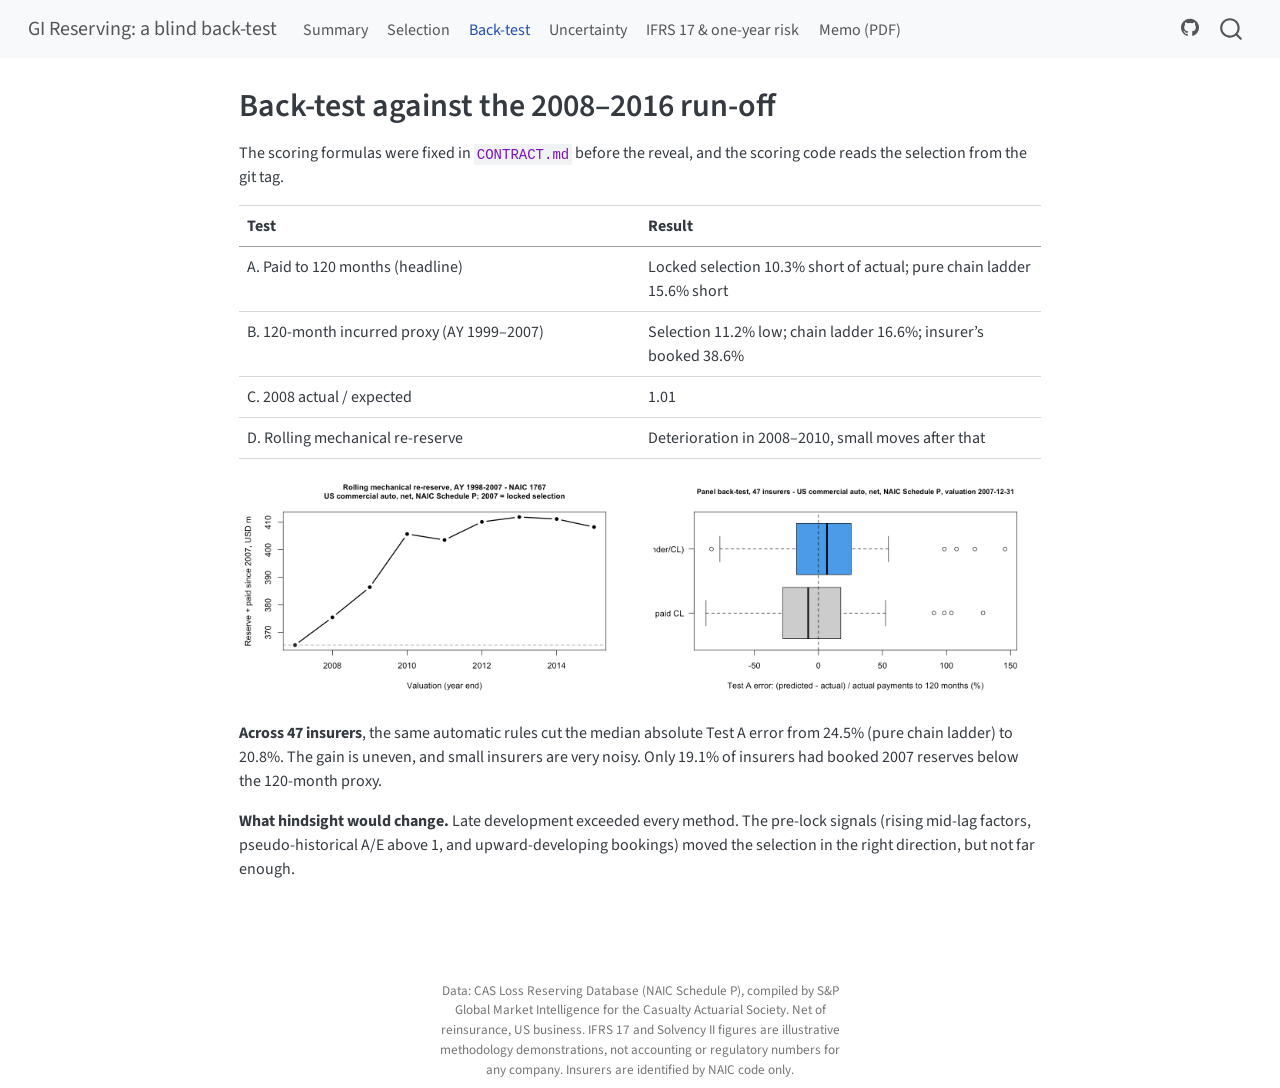
<file: docs/backtest.html>
<!DOCTYPE html>
<html xmlns="http://www.w3.org/1999/xhtml" lang="en" xml:lang="en"><head>

<meta charset="utf-8">
<meta name="generator" content="quarto-1.10.18">

<meta name="viewport" content="width=device-width, initial-scale=1.0, user-scalable=yes">


<title>Back-test against the 2008–2016 run-off – GI Reserving: a blind back-test</title>
<style>
/* Default styles provided by pandoc.
** See https://pandoc.org/MANUAL.html#variables-for-html for config info.
*/
span.smallcaps{font-variant: small-caps;}
div.columns{display: flex; gap: 1.5em;}
div.column{flex: auto;}
@media screen {
div.columns{gap: min(4vw, 1.5em);}
div.column{overflow-x: auto;}
}
div.hanging-indent{margin-left: 1.5em; text-indent: -1.5em;}
ul.task-list{list-style: none;}
ul.task-list li input[type="checkbox"] {
  width: 0.8em;
  margin: 0 0.8em 0.2em -1em; /* quarto-specific, see https://github.com/quarto-dev/quarto-cli/issues/4556 */ 
  vertical-align: middle;
}
</style>


<script src="site_libs/quarto-nav/quarto-nav.js"></script>
<script src="site_libs/quarto-nav/headroom.min.js"></script>
<script src="site_libs/clipboard/clipboard.min.js"></script>
<script src="site_libs/quarto-search/autocomplete.umd.js"></script>
<script src="site_libs/quarto-search/fuse.min.js"></script>
<script src="site_libs/quarto-search/quarto-search.js"></script>
<meta name="quarto:offset" content="./">
<script src="site_libs/quarto-html/quarto.js" type="module"></script>
<script src="site_libs/quarto-html/tabsets/tabsets.js" type="module"></script>
<script src="site_libs/quarto-html/popper.min.js"></script>
<script src="site_libs/quarto-html/tippy.umd.min.js"></script>
<script src="site_libs/quarto-html/anchor.min.js"></script>
<link href="site_libs/quarto-html/tippy.css" rel="stylesheet">
<link href="site_libs/quarto-html/quarto-syntax-highlighting-64a204ab8560d761af7679ceaba22944.css" rel="stylesheet" id="quarto-text-highlighting-styles">
<script src="site_libs/bootstrap/bootstrap.min.js"></script>
<link href="site_libs/bootstrap/bootstrap-icons.css" rel="stylesheet">
<link href="site_libs/bootstrap/bootstrap-e6900c3bd54be39f9305c74bfec71a87.min.css" rel="stylesheet" append-hash="true" id="quarto-bootstrap" data-mode="light">
<script id="quarto-search-options" type="application/json">{
  "location": "navbar",
  "copy-button": false,
  "collapse-after": 3,
  "panel-placement": "end",
  "type": "overlay",
  "limit": 50,
  "keyboard-shortcut": [
    "f",
    "/",
    "s"
  ],
  "show-item-context": false,
  "language": {
    "search-no-results-text": "No results",
    "search-matching-documents-text": "matching documents",
    "search-copy-link-title": "Copy link to search",
    "search-hide-matches-text": "Hide additional matches",
    "search-more-match-text": "more match in this document",
    "search-more-matches-text": "more matches in this document",
    "search-clear-button-title": "Clear",
    "search-text-placeholder": "",
    "search-detached-cancel-button-title": "Cancel",
    "search-submit-button-title": "Submit",
    "search-label": "Search"
  }
}</script>


</head>

<body class="nav-fixed fullcontent quarto-light">

<div id="quarto-search-results"></div>
  <header id="quarto-header" class="headroom fixed-top">
    <nav class="navbar navbar-expand-lg " data-bs-theme="dark">
      <div class="navbar-container container-fluid">
      <div class="navbar-brand-container mx-auto">
    <a class="navbar-brand" href="./index.html">
    <span class="navbar-title">GI Reserving: a blind back-test</span>
    </a>
  </div>
            <div id="quarto-search" class="" title="Search"></div>
          <button class="navbar-toggler" type="button" data-bs-toggle="collapse" data-bs-target="#navbarCollapse" aria-controls="navbarCollapse" role="menu" aria-expanded="false" aria-label="Toggle navigation" onclick="if (window.quartoToggleHeadroom) { window.quartoToggleHeadroom(); }">
  <span class="navbar-toggler-icon"></span>
</button>
          <div class="collapse navbar-collapse" id="navbarCollapse">
            <ul class="navbar-nav navbar-nav-scroll me-auto">
  <li class="nav-item">
    <a class="nav-link" href="./index.html"> 
<span class="menu-text">Summary</span></a>
  </li>  
  <li class="nav-item">
    <a class="nav-link" href="./selection.html"> 
<span class="menu-text">Selection</span></a>
  </li>  
  <li class="nav-item">
    <a class="nav-link active" href="./backtest.html" aria-current="page"> 
<span class="menu-text">Back-test</span></a>
  </li>  
  <li class="nav-item">
    <a class="nav-link" href="./uncertainty.html"> 
<span class="menu-text">Uncertainty</span></a>
  </li>  
  <li class="nav-item">
    <a class="nav-link" href="./application.html"> 
<span class="menu-text">IFRS 17 &amp; one-year risk</span></a>
  </li>  
  <li class="nav-item">
    <a class="nav-link" href="./assets/reserving_memo.pdf"> 
<span class="menu-text">Memo (PDF)</span></a>
  </li>  
</ul>
            <ul class="navbar-nav navbar-nav-scroll ms-auto">
  <li class="nav-item compact">
    <a class="nav-link" href="https://github.com/pnlync/reserving"> <i class="bi bi-github" role="img">
</i> 
<span class="menu-text"></span></a>
  </li>  
</ul>
          </div> <!-- /navcollapse -->
            <div class="quarto-navbar-tools">
</div>
      </div> <!-- /container-fluid -->
    </nav>
</header>
<!-- content -->
<div id="quarto-content" class="quarto-container page-columns page-rows-contents page-layout-article page-navbar">
<!-- sidebar -->
<!-- margin-sidebar -->
    
<!-- main -->
<main class="content" id="quarto-document-content">

<header id="title-block-header" class="quarto-title-block default">
<div class="quarto-title">
<h1 class="title">Back-test against the 2008–2016 run-off</h1>
</div>



<div class="quarto-title-meta">

    
  
    
  </div>
  


</header>


<p>The scoring formulas were fixed in <code>CONTRACT.md</code> before the reveal, and the scoring code reads the selection from the git tag.</p>
<table class="caption-top table">
<colgroup>
<col style="width: 50%">
<col style="width: 50%">
</colgroup>
<thead>
<tr class="header">
<th>Test</th>
<th>Result</th>
</tr>
</thead>
<tbody>
<tr class="odd">
<td>A. Paid to 120 months (headline)</td>
<td>Locked selection 10.3% short of actual; pure chain ladder 15.6% short</td>
</tr>
<tr class="even">
<td>B. 120-month incurred proxy (AY 1999–2007)</td>
<td>Selection 11.2% low; chain ladder 16.6%; insurer’s booked 38.6%</td>
</tr>
<tr class="odd">
<td>C. 2008 actual / expected</td>
<td>1.01</td>
</tr>
<tr class="even">
<td>D. Rolling mechanical re-reserve</td>
<td>Deterioration in 2008–2010, small moves after that</td>
</tr>
</tbody>
</table>
<div class="cell quarto-layout-panel" data-layout-ncol="2">
<div class="quarto-layout-row">
<div class="quarto-layout-cell" style="flex-basis: 50.0%;justify-content: center;">
<p><img src="assets/m5_rolling_reserve.png" class="img-fluid"></p>
</div>
<div class="quarto-layout-cell" style="flex-basis: 50.0%;justify-content: center;">
<p><img src="assets/m5_panel_errors.png" class="img-fluid"></p>
</div>
</div>
</div>
<p><strong>Across 47 insurers</strong>, the same automatic rules cut the median absolute Test A error from 24.5% (pure chain ladder) to 20.8%. The gain is uneven, and small insurers are very noisy. Only 19.1% of insurers had booked 2007 reserves below the 120-month proxy.</p>
<p><strong>What hindsight would change.</strong> Late development exceeded every method. The pre-lock signals (rising mid-lag factors, pseudo-historical A/E above 1, and upward-developing bookings) moved the selection in the right direction, but not far enough.</p>



</main> <!-- /main -->
<script id="quarto-html-after-body" type="application/javascript">
  window.document.addEventListener("DOMContentLoaded", function (event) {
    const icon = "";
    const anchorJS = new window.AnchorJS();
    anchorJS.options = {
      placement: 'right',
      icon: icon
    };
    anchorJS.add('.anchored');
    const isCodeAnnotation = (el) => {
      for (const clz of el.classList) {
        if (clz.startsWith('code-annotation-')) {                     
          return true;
        }
      }
      return false;
    }
    const onCopySuccess = function(e) {
      // button target
      const button = e.trigger;
      // don't keep focus
      button.blur();
      // flash "checked"
      button.classList.add('code-copy-button-checked');
      var currentTitle = button.getAttribute("title");
      button.setAttribute("title", "Copied!");
      let tooltip;
      if (window.bootstrap) {
        button.setAttribute("data-bs-toggle", "tooltip");
        button.setAttribute("data-bs-placement", "left");
        button.setAttribute("data-bs-title", "Copied!");
        tooltip = new bootstrap.Tooltip(button, 
          { trigger: "manual", 
            customClass: "code-copy-button-tooltip",
            offset: [0, -8]});
        tooltip.show();    
      }
      setTimeout(function() {
        if (tooltip) {
          tooltip.hide();
          button.removeAttribute("data-bs-title");
          button.removeAttribute("data-bs-toggle");
          button.removeAttribute("data-bs-placement");
        }
        button.setAttribute("title", currentTitle);
        button.classList.remove('code-copy-button-checked');
      }, 1000);
      // clear code selection
      e.clearSelection();
    }
    const getTextToCopy = function(trigger) {
      const outerScaffold = trigger.parentElement.cloneNode(true);
      const codeEl = outerScaffold.querySelector('code');
      for (const childEl of codeEl.children) {
        if (isCodeAnnotation(childEl)) {
          childEl.remove();
        }
      }
      return codeEl.innerText;
    }
    const clipboard = new window.ClipboardJS('.code-copy-button:not([data-in-quarto-modal])', {
      text: getTextToCopy
    });
    clipboard.on('success', onCopySuccess);
    if (window.document.getElementById('quarto-embedded-source-code-modal')) {
      const clipboardModal = new window.ClipboardJS('.code-copy-button[data-in-quarto-modal]', {
        text: getTextToCopy,
        container: window.document.getElementById('quarto-embedded-source-code-modal')
      });
      clipboardModal.on('success', onCopySuccess);
    }
      var localhostRegex = new RegExp(/^(?:http|https):\/\/localhost\:?[0-9]*\//);
      var mailtoRegex = new RegExp(/^mailto:/);
        var filterRegex = new RegExp('/' + window.location.host + '/');
      var isInternal = (href) => {
          return filterRegex.test(href) || localhostRegex.test(href) || mailtoRegex.test(href);
      }
      // Inspect non-navigation links and adorn them if external
     var links = window.document.querySelectorAll('a[href]:not(.nav-link):not(.navbar-brand):not(.toc-action):not(.sidebar-link):not(.sidebar-item-toggle):not(.pagination-link):not(.no-external):not([aria-hidden]):not(.dropdown-item):not(.quarto-navigation-tool):not(.about-link)');
      for (var i=0; i<links.length; i++) {
        const link = links[i];
        if (!isInternal(link.href)) {
          // undo the damage that might have been done by quarto-nav.js in the case of
          // links that we want to consider external
          if (link.dataset.originalHref !== undefined) {
            link.href = link.dataset.originalHref;
          }
        }
      }
    function tippyHover(el, contentFn, onTriggerFn, onUntriggerFn) {
      const config = {
        allowHTML: true,
        maxWidth: 500,
        delay: 100,
        arrow: false,
        appendTo: function(el) {
            return el.parentElement;
        },
        interactive: true,
        interactiveBorder: 10,
        theme: 'quarto',
        placement: 'bottom-start',
      };
      if (contentFn) {
        config.content = contentFn;
      }
      if (onTriggerFn) {
        config.onTrigger = onTriggerFn;
      }
      if (onUntriggerFn) {
        config.onUntrigger = onUntriggerFn;
      }
      window.tippy(el, config); 
    }
    const noterefs = window.document.querySelectorAll('a[role="doc-noteref"]');
    for (var i=0; i<noterefs.length; i++) {
      const ref = noterefs[i];
      tippyHover(ref, function() {
        // use id or data attribute instead here
        let href = ref.getAttribute('data-footnote-href') || ref.getAttribute('href');
        try { href = new URL(href).hash; } catch {}
        const id = href.replace(/^#\/?/, "");
        const note = window.document.getElementById(id);
        if (note) {
          return note.innerHTML;
        } else {
          return "";
        }
      });
    }
    const xrefs = window.document.querySelectorAll('a.quarto-xref');
    const processXRef = (id, note) => {
      // Strip column container classes
      const stripColumnClz = (el) => {
        el.classList.remove("page-full", "page-columns");
        if (el.children) {
          for (const child of el.children) {
            stripColumnClz(child);
          }
        }
      }
      stripColumnClz(note)
      if (id === null || id.startsWith('sec-')) {
        // Special case sections, only their first couple elements
        const container = document.createElement("div");
        if (note.children && note.children.length > 2) {
          container.appendChild(note.children[0].cloneNode(true));
          for (let i = 1; i < note.children.length; i++) {
            const child = note.children[i];
            if (child.tagName === "P" && child.innerText === "") {
              continue;
            } else {
              container.appendChild(child.cloneNode(true));
              break;
            }
          }
          if (window.Quarto?.typesetMath) {
            window.Quarto.typesetMath(container);
          }
          return container.innerHTML
        } else {
          if (window.Quarto?.typesetMath) {
            window.Quarto.typesetMath(note);
          }
          return note.innerHTML;
        }
      } else {
        // Remove any anchor links if they are present
        const anchorLink = note.querySelector('a.anchorjs-link');
        if (anchorLink) {
          anchorLink.remove();
        }
        if (window.Quarto?.typesetMath) {
          window.Quarto.typesetMath(note);
        }
        if (note.classList.contains("callout")) {
          return note.outerHTML;
        } else {
          return note.innerHTML;
        }
      }
    }
    for (var i=0; i<xrefs.length; i++) {
      const xref = xrefs[i];
      tippyHover(xref, undefined, function(instance) {
        instance.disable();
        let url = xref.getAttribute('href');
        let hash = undefined; 
        if (url.startsWith('#')) {
          hash = url;
        } else {
          try { hash = new URL(url).hash; } catch {}
        }
        if (hash) {
          const id = hash.replace(/^#\/?/, "");
          const note = window.document.getElementById(id);
          if (note !== null) {
            try {
              const html = processXRef(id, note.cloneNode(true));
              instance.setContent(html);
            } finally {
              instance.enable();
              instance.show();
            }
          } else {
            // See if we can fetch this
            fetch(url.split('#')[0])
            .then(res => res.text())
            .then(html => {
              const parser = new DOMParser();
              const htmlDoc = parser.parseFromString(html, "text/html");
              const note = htmlDoc.getElementById(id);
              if (note !== null) {
                const html = processXRef(id, note);
                instance.setContent(html);
              } 
            }).finally(() => {
              instance.enable();
              instance.show();
            });
          }
        } else {
          // See if we can fetch a full url (with no hash to target)
          // This is a special case and we should probably do some content thinning / targeting
          fetch(url)
          .then(res => res.text())
          .then(html => {
            const parser = new DOMParser();
            const htmlDoc = parser.parseFromString(html, "text/html");
            const note = htmlDoc.querySelector('main.content');
            if (note !== null) {
              // This should only happen for chapter cross references
              // (since there is no id in the URL)
              // remove the first header
              if (note.children.length > 0 && note.children[0].tagName === "HEADER") {
                note.children[0].remove();
              }
              const html = processXRef(null, note);
              instance.setContent(html);
            } 
          }).finally(() => {
            instance.enable();
            instance.show();
          });
        }
      }, function(instance) {
      });
    }
        let selectedAnnoteEl;
        const selectorForAnnotation = ( cell, annotation) => {
          let cellAttr = 'data-code-cell="' + cell + '"';
          let lineAttr = 'data-code-annotation="' +  annotation + '"';
          const selector = 'span[' + cellAttr + '][' + lineAttr + ']';
          return selector;
        }
        const selectCodeLines = (annoteEl) => {
          const doc = window.document;
          const targetCell = annoteEl.getAttribute("data-target-cell");
          const targetAnnotation = annoteEl.getAttribute("data-target-annotation");
          const annoteSpan = window.document.querySelector(selectorForAnnotation(targetCell, targetAnnotation));
          const lines = annoteSpan.getAttribute("data-code-lines").split(",");
          const lineIds = lines.map((line) => {
            return targetCell + "-" + line;
          })
          let top = null;
          let height = null;
          let parent = null;
          if (lineIds.length > 0) {
              //compute the position of the single el (top and bottom and make a div)
              const el = window.document.getElementById(lineIds[0]);
              top = el.offsetTop;
              height = el.offsetHeight;
              parent = el.parentElement.parentElement;
            if (lineIds.length > 1) {
              const lastEl = window.document.getElementById(lineIds[lineIds.length - 1]);
              const bottom = lastEl.offsetTop + lastEl.offsetHeight;
              height = bottom - top;
            }
            if (top !== null && height !== null && parent !== null) {
              // cook up a div (if necessary) and position it 
              let div = window.document.getElementById("code-annotation-line-highlight");
              if (div === null) {
                div = window.document.createElement("div");
                div.setAttribute("id", "code-annotation-line-highlight");
                div.style.position = 'absolute';
                parent.appendChild(div);
              }
              div.style.top = top - 2 + "px";
              div.style.height = height + 4 + "px";
              div.style.left = 0;
              let gutterDiv = window.document.getElementById("code-annotation-line-highlight-gutter");
              if (gutterDiv === null) {
                gutterDiv = window.document.createElement("div");
                gutterDiv.setAttribute("id", "code-annotation-line-highlight-gutter");
                gutterDiv.style.position = 'absolute';
                const codeCell = window.document.getElementById(targetCell);
                const gutter = codeCell.querySelector('.code-annotation-gutter');
                gutter.appendChild(gutterDiv);
              }
              gutterDiv.style.top = top - 2 + "px";
              gutterDiv.style.height = height + 4 + "px";
            }
            selectedAnnoteEl = annoteEl;
          }
        };
        const unselectCodeLines = () => {
          const elementsIds = ["code-annotation-line-highlight", "code-annotation-line-highlight-gutter"];
          elementsIds.forEach((elId) => {
            const div = window.document.getElementById(elId);
            if (div) {
              div.remove();
            }
          });
          selectedAnnoteEl = undefined;
        };
          // Handle positioning of the toggle
      window.addEventListener(
        "resize",
        throttle(() => {
          elRect = undefined;
          if (selectedAnnoteEl) {
            selectCodeLines(selectedAnnoteEl);
          }
        }, 10)
      );
      function throttle(fn, ms) {
      let throttle = false;
      let timer;
        return (...args) => {
          if(!throttle) { // first call gets through
              fn.apply(this, args);
              throttle = true;
          } else { // all the others get throttled
              if(timer) clearTimeout(timer); // cancel #2
              timer = setTimeout(() => {
                fn.apply(this, args);
                timer = throttle = false;
              }, ms);
          }
        };
      }
        // Attach click handler to the DT
        const annoteDls = window.document.querySelectorAll('dt[data-target-cell]');
        for (const annoteDlNode of annoteDls) {
          annoteDlNode.addEventListener('click', (event) => {
            const clickedEl = event.target;
            if (clickedEl !== selectedAnnoteEl) {
              unselectCodeLines();
              const activeEl = window.document.querySelector('dt[data-target-cell].code-annotation-active');
              if (activeEl) {
                activeEl.classList.remove('code-annotation-active');
              }
              selectCodeLines(clickedEl);
              clickedEl.classList.add('code-annotation-active');
            } else {
              // Unselect the line
              unselectCodeLines();
              clickedEl.classList.remove('code-annotation-active');
            }
          });
        }
    const findCites = (el) => {
      const parentEl = el.parentElement;
      if (parentEl) {
        const cites = parentEl.dataset.cites;
        if (cites) {
          return {
            el,
            cites: cites.split(' ')
          };
        } else {
          return findCites(el.parentElement)
        }
      } else {
        return undefined;
      }
    };
    var bibliorefs = window.document.querySelectorAll('a[role="doc-biblioref"]');
    for (var i=0; i<bibliorefs.length; i++) {
      const ref = bibliorefs[i];
      const citeInfo = findCites(ref);
      if (citeInfo) {
        tippyHover(citeInfo.el, function() {
          var popup = window.document.createElement('div');
          citeInfo.cites.forEach(function(cite) {
            var citeDiv = window.document.createElement('div');
            citeDiv.classList.add('hanging-indent');
            citeDiv.classList.add('csl-entry');
            var biblioDiv = window.document.getElementById('ref-' + cite);
            if (biblioDiv) {
              citeDiv.innerHTML = biblioDiv.innerHTML;
            }
            popup.appendChild(citeDiv);
          });
          return popup.innerHTML;
        });
      }
    }
  });
  </script>
</div> <!-- /content -->
<footer class="footer">
  <div class="nav-footer">
    <div class="nav-footer-left">
      &nbsp;
    </div>   
    <div class="nav-footer-center">
<p>Data: CAS Loss Reserving Database (NAIC Schedule P), compiled by S&amp;P Global Market Intelligence for the Casualty Actuarial Society. Net of reinsurance, US business. IFRS 17 and Solvency II figures are illustrative methodology demonstrations, not accounting or regulatory numbers for any company. Insurers are identified by NAIC code only.</p>
</div>
    <div class="nav-footer-right">
      &nbsp;
    </div>
  </div>
</footer>




</body></html>
</file>
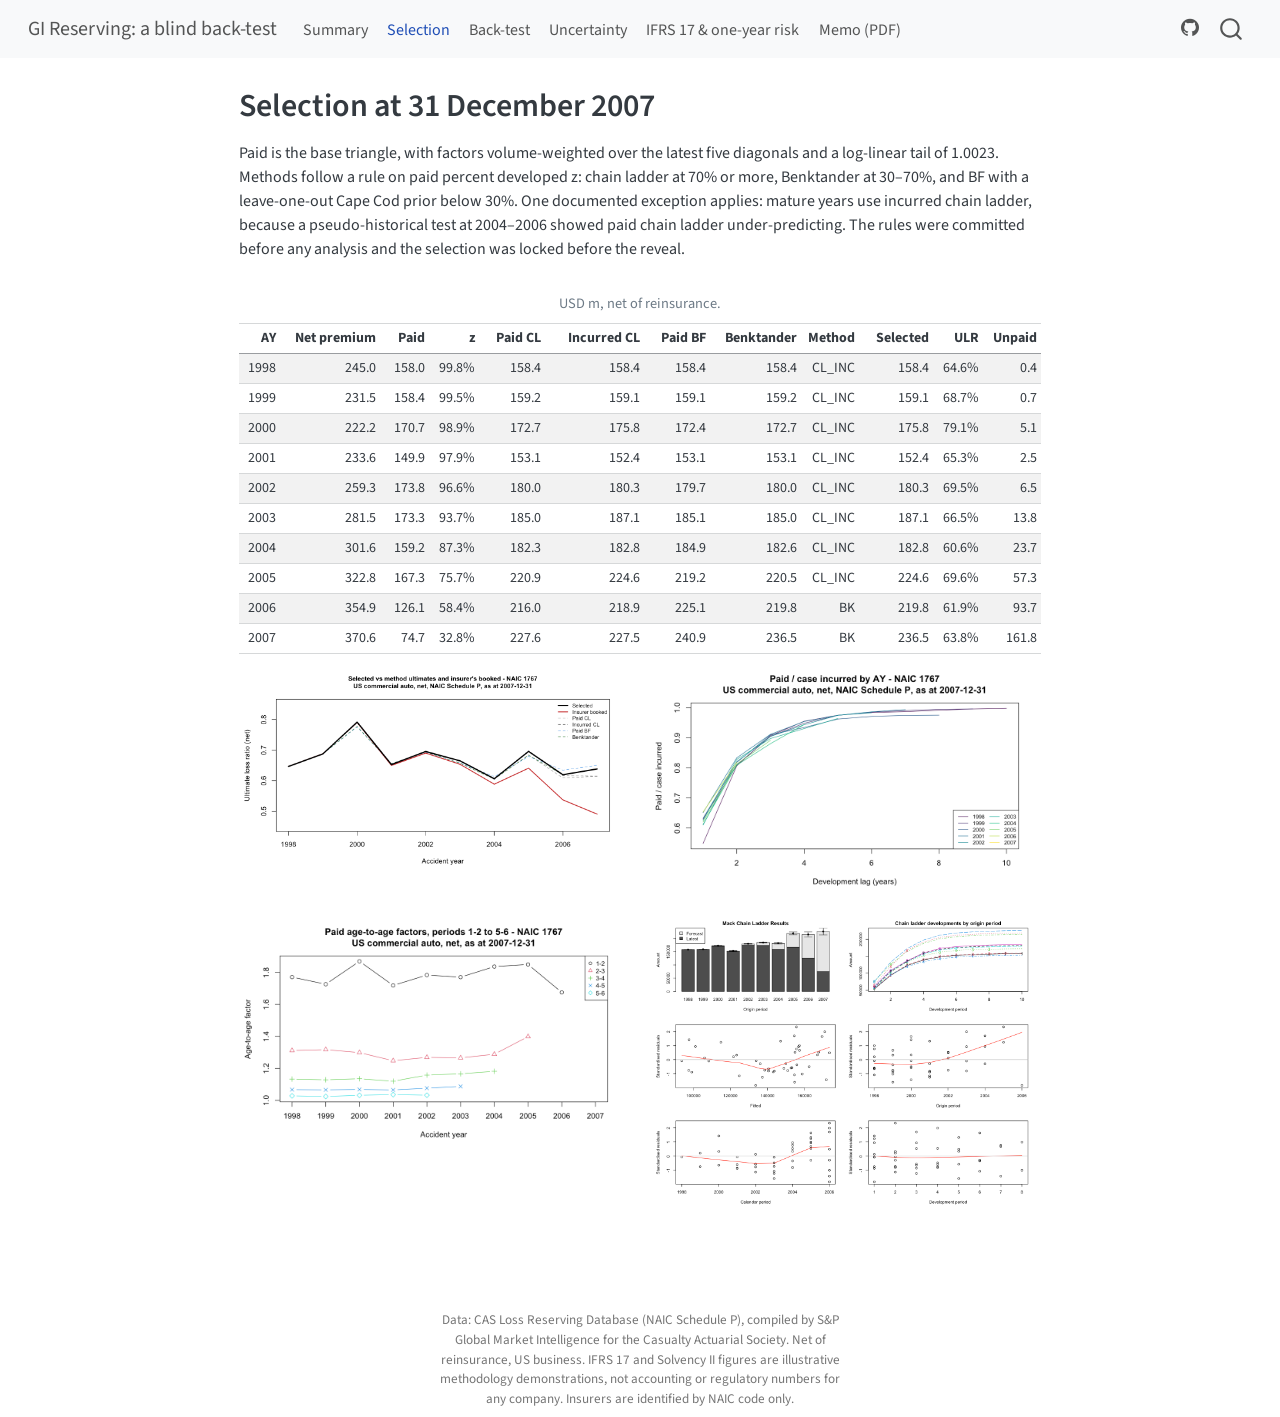
<file: docs/selection.html>
<!DOCTYPE html>
<html xmlns="http://www.w3.org/1999/xhtml" lang="en" xml:lang="en"><head>

<meta charset="utf-8">
<meta name="generator" content="quarto-1.10.18">

<meta name="viewport" content="width=device-width, initial-scale=1.0, user-scalable=yes">


<title>Selection at 31 December 2007 – GI Reserving: a blind back-test</title>
<style>
/* Default styles provided by pandoc.
** See https://pandoc.org/MANUAL.html#variables-for-html for config info.
*/
span.smallcaps{font-variant: small-caps;}
div.columns{display: flex; gap: 1.5em;}
div.column{flex: auto;}
@media screen {
div.columns{gap: min(4vw, 1.5em);}
div.column{overflow-x: auto;}
}
div.hanging-indent{margin-left: 1.5em; text-indent: -1.5em;}
ul.task-list{list-style: none;}
ul.task-list li input[type="checkbox"] {
  width: 0.8em;
  margin: 0 0.8em 0.2em -1em; /* quarto-specific, see https://github.com/quarto-dev/quarto-cli/issues/4556 */ 
  vertical-align: middle;
}
</style>


<script src="site_libs/quarto-nav/quarto-nav.js"></script>
<script src="site_libs/quarto-nav/headroom.min.js"></script>
<script src="site_libs/clipboard/clipboard.min.js"></script>
<script src="site_libs/quarto-search/autocomplete.umd.js"></script>
<script src="site_libs/quarto-search/fuse.min.js"></script>
<script src="site_libs/quarto-search/quarto-search.js"></script>
<meta name="quarto:offset" content="./">
<script src="site_libs/quarto-html/quarto.js" type="module"></script>
<script src="site_libs/quarto-html/tabsets/tabsets.js" type="module"></script>
<script src="site_libs/quarto-html/popper.min.js"></script>
<script src="site_libs/quarto-html/tippy.umd.min.js"></script>
<script src="site_libs/quarto-html/anchor.min.js"></script>
<link href="site_libs/quarto-html/tippy.css" rel="stylesheet">
<link href="site_libs/quarto-html/quarto-syntax-highlighting-64a204ab8560d761af7679ceaba22944.css" rel="stylesheet" id="quarto-text-highlighting-styles">
<script src="site_libs/bootstrap/bootstrap.min.js"></script>
<link href="site_libs/bootstrap/bootstrap-icons.css" rel="stylesheet">
<link href="site_libs/bootstrap/bootstrap-e6900c3bd54be39f9305c74bfec71a87.min.css" rel="stylesheet" append-hash="true" id="quarto-bootstrap" data-mode="light">
<script id="quarto-search-options" type="application/json">{
  "location": "navbar",
  "copy-button": false,
  "collapse-after": 3,
  "panel-placement": "end",
  "type": "overlay",
  "limit": 50,
  "keyboard-shortcut": [
    "f",
    "/",
    "s"
  ],
  "show-item-context": false,
  "language": {
    "search-no-results-text": "No results",
    "search-matching-documents-text": "matching documents",
    "search-copy-link-title": "Copy link to search",
    "search-hide-matches-text": "Hide additional matches",
    "search-more-match-text": "more match in this document",
    "search-more-matches-text": "more matches in this document",
    "search-clear-button-title": "Clear",
    "search-text-placeholder": "",
    "search-detached-cancel-button-title": "Cancel",
    "search-submit-button-title": "Submit",
    "search-label": "Search"
  }
}</script>


</head>

<body class="nav-fixed fullcontent quarto-light">

<div id="quarto-search-results"></div>
  <header id="quarto-header" class="headroom fixed-top">
    <nav class="navbar navbar-expand-lg " data-bs-theme="dark">
      <div class="navbar-container container-fluid">
      <div class="navbar-brand-container mx-auto">
    <a class="navbar-brand" href="./index.html">
    <span class="navbar-title">GI Reserving: a blind back-test</span>
    </a>
  </div>
            <div id="quarto-search" class="" title="Search"></div>
          <button class="navbar-toggler" type="button" data-bs-toggle="collapse" data-bs-target="#navbarCollapse" aria-controls="navbarCollapse" role="menu" aria-expanded="false" aria-label="Toggle navigation" onclick="if (window.quartoToggleHeadroom) { window.quartoToggleHeadroom(); }">
  <span class="navbar-toggler-icon"></span>
</button>
          <div class="collapse navbar-collapse" id="navbarCollapse">
            <ul class="navbar-nav navbar-nav-scroll me-auto">
  <li class="nav-item">
    <a class="nav-link" href="./index.html"> 
<span class="menu-text">Summary</span></a>
  </li>  
  <li class="nav-item">
    <a class="nav-link active" href="./selection.html" aria-current="page"> 
<span class="menu-text">Selection</span></a>
  </li>  
  <li class="nav-item">
    <a class="nav-link" href="./backtest.html"> 
<span class="menu-text">Back-test</span></a>
  </li>  
  <li class="nav-item">
    <a class="nav-link" href="./uncertainty.html"> 
<span class="menu-text">Uncertainty</span></a>
  </li>  
  <li class="nav-item">
    <a class="nav-link" href="./application.html"> 
<span class="menu-text">IFRS 17 &amp; one-year risk</span></a>
  </li>  
  <li class="nav-item">
    <a class="nav-link" href="./assets/reserving_memo.pdf"> 
<span class="menu-text">Memo (PDF)</span></a>
  </li>  
</ul>
            <ul class="navbar-nav navbar-nav-scroll ms-auto">
  <li class="nav-item compact">
    <a class="nav-link" href="https://github.com/pnlync/reserving"> <i class="bi bi-github" role="img">
</i> 
<span class="menu-text"></span></a>
  </li>  
</ul>
          </div> <!-- /navcollapse -->
            <div class="quarto-navbar-tools">
</div>
      </div> <!-- /container-fluid -->
    </nav>
</header>
<!-- content -->
<div id="quarto-content" class="quarto-container page-columns page-rows-contents page-layout-article page-navbar">
<!-- sidebar -->
<!-- margin-sidebar -->
    
<!-- main -->
<main class="content" id="quarto-document-content">

<header id="title-block-header" class="quarto-title-block default">
<div class="quarto-title">
<h1 class="title">Selection at 31 December 2007</h1>
</div>



<div class="quarto-title-meta">

    
  
    
  </div>
  


</header>


<p>Paid is the base triangle, with factors volume-weighted over the latest five diagonals and a log-linear tail of 1.0023. Methods follow a rule on paid percent developed z: chain ladder at 70% or more, Benktander at 30–70%, and BF with a leave-one-out Cape Cod prior below 30%. One documented exception applies: mature years use incurred chain ladder, because a pseudo-historical test at 2004–2006 showed paid chain ladder under-predicting. The rules were committed before any analysis and the selection was locked before the reveal.</p>
<div class="cell">
<div class="cell-output-display">
<table class="caption-top table table-sm table-striped small">
<caption>USD m, net of reinsurance.</caption>
<colgroup>
<col style="width: 5%">
<col style="width: 12%">
<col style="width: 6%">
<col style="width: 6%">
<col style="width: 8%">
<col style="width: 12%">
<col style="width: 8%">
<col style="width: 11%">
<col style="width: 7%">
<col style="width: 9%">
<col style="width: 6%">
<col style="width: 7%">
</colgroup>
<thead>
<tr class="header">
<th style="text-align: right;">AY</th>
<th style="text-align: right;">Net premium</th>
<th style="text-align: right;">Paid</th>
<th style="text-align: right;">z</th>
<th style="text-align: right;">Paid CL</th>
<th style="text-align: right;">Incurred CL</th>
<th style="text-align: right;">Paid BF</th>
<th style="text-align: right;">Benktander</th>
<th style="text-align: right;">Method</th>
<th style="text-align: right;">Selected</th>
<th style="text-align: right;">ULR</th>
<th style="text-align: right;">Unpaid</th>
</tr>
</thead>
<tbody>
<tr class="odd">
<td style="text-align: right;">1998</td>
<td style="text-align: right;">245.0</td>
<td style="text-align: right;">158.0</td>
<td style="text-align: right;">99.8%</td>
<td style="text-align: right;">158.4</td>
<td style="text-align: right;">158.4</td>
<td style="text-align: right;">158.4</td>
<td style="text-align: right;">158.4</td>
<td style="text-align: right;">CL_INC</td>
<td style="text-align: right;">158.4</td>
<td style="text-align: right;">64.6%</td>
<td style="text-align: right;">0.4</td>
</tr>
<tr class="even">
<td style="text-align: right;">1999</td>
<td style="text-align: right;">231.5</td>
<td style="text-align: right;">158.4</td>
<td style="text-align: right;">99.5%</td>
<td style="text-align: right;">159.2</td>
<td style="text-align: right;">159.1</td>
<td style="text-align: right;">159.1</td>
<td style="text-align: right;">159.2</td>
<td style="text-align: right;">CL_INC</td>
<td style="text-align: right;">159.1</td>
<td style="text-align: right;">68.7%</td>
<td style="text-align: right;">0.7</td>
</tr>
<tr class="odd">
<td style="text-align: right;">2000</td>
<td style="text-align: right;">222.2</td>
<td style="text-align: right;">170.7</td>
<td style="text-align: right;">98.9%</td>
<td style="text-align: right;">172.7</td>
<td style="text-align: right;">175.8</td>
<td style="text-align: right;">172.4</td>
<td style="text-align: right;">172.7</td>
<td style="text-align: right;">CL_INC</td>
<td style="text-align: right;">175.8</td>
<td style="text-align: right;">79.1%</td>
<td style="text-align: right;">5.1</td>
</tr>
<tr class="even">
<td style="text-align: right;">2001</td>
<td style="text-align: right;">233.6</td>
<td style="text-align: right;">149.9</td>
<td style="text-align: right;">97.9%</td>
<td style="text-align: right;">153.1</td>
<td style="text-align: right;">152.4</td>
<td style="text-align: right;">153.1</td>
<td style="text-align: right;">153.1</td>
<td style="text-align: right;">CL_INC</td>
<td style="text-align: right;">152.4</td>
<td style="text-align: right;">65.3%</td>
<td style="text-align: right;">2.5</td>
</tr>
<tr class="odd">
<td style="text-align: right;">2002</td>
<td style="text-align: right;">259.3</td>
<td style="text-align: right;">173.8</td>
<td style="text-align: right;">96.6%</td>
<td style="text-align: right;">180.0</td>
<td style="text-align: right;">180.3</td>
<td style="text-align: right;">179.7</td>
<td style="text-align: right;">180.0</td>
<td style="text-align: right;">CL_INC</td>
<td style="text-align: right;">180.3</td>
<td style="text-align: right;">69.5%</td>
<td style="text-align: right;">6.5</td>
</tr>
<tr class="even">
<td style="text-align: right;">2003</td>
<td style="text-align: right;">281.5</td>
<td style="text-align: right;">173.3</td>
<td style="text-align: right;">93.7%</td>
<td style="text-align: right;">185.0</td>
<td style="text-align: right;">187.1</td>
<td style="text-align: right;">185.1</td>
<td style="text-align: right;">185.0</td>
<td style="text-align: right;">CL_INC</td>
<td style="text-align: right;">187.1</td>
<td style="text-align: right;">66.5%</td>
<td style="text-align: right;">13.8</td>
</tr>
<tr class="odd">
<td style="text-align: right;">2004</td>
<td style="text-align: right;">301.6</td>
<td style="text-align: right;">159.2</td>
<td style="text-align: right;">87.3%</td>
<td style="text-align: right;">182.3</td>
<td style="text-align: right;">182.8</td>
<td style="text-align: right;">184.9</td>
<td style="text-align: right;">182.6</td>
<td style="text-align: right;">CL_INC</td>
<td style="text-align: right;">182.8</td>
<td style="text-align: right;">60.6%</td>
<td style="text-align: right;">23.7</td>
</tr>
<tr class="even">
<td style="text-align: right;">2005</td>
<td style="text-align: right;">322.8</td>
<td style="text-align: right;">167.3</td>
<td style="text-align: right;">75.7%</td>
<td style="text-align: right;">220.9</td>
<td style="text-align: right;">224.6</td>
<td style="text-align: right;">219.2</td>
<td style="text-align: right;">220.5</td>
<td style="text-align: right;">CL_INC</td>
<td style="text-align: right;">224.6</td>
<td style="text-align: right;">69.6%</td>
<td style="text-align: right;">57.3</td>
</tr>
<tr class="odd">
<td style="text-align: right;">2006</td>
<td style="text-align: right;">354.9</td>
<td style="text-align: right;">126.1</td>
<td style="text-align: right;">58.4%</td>
<td style="text-align: right;">216.0</td>
<td style="text-align: right;">218.9</td>
<td style="text-align: right;">225.1</td>
<td style="text-align: right;">219.8</td>
<td style="text-align: right;">BK</td>
<td style="text-align: right;">219.8</td>
<td style="text-align: right;">61.9%</td>
<td style="text-align: right;">93.7</td>
</tr>
<tr class="even">
<td style="text-align: right;">2007</td>
<td style="text-align: right;">370.6</td>
<td style="text-align: right;">74.7</td>
<td style="text-align: right;">32.8%</td>
<td style="text-align: right;">227.6</td>
<td style="text-align: right;">227.5</td>
<td style="text-align: right;">240.9</td>
<td style="text-align: right;">236.5</td>
<td style="text-align: right;">BK</td>
<td style="text-align: right;">236.5</td>
<td style="text-align: right;">63.8%</td>
<td style="text-align: right;">161.8</td>
</tr>
</tbody>
</table>
</div>
</div>
<div class="cell quarto-layout-panel" data-layout-ncol="2">
<div class="quarto-layout-row">
<div class="quarto-layout-cell" style="flex-basis: 50.0%;justify-content: center;">
<p><img src="assets/m4_selection_vs_methods.png" class="img-fluid"></p>
</div>
<div class="quarto-layout-cell" style="flex-basis: 50.0%;justify-content: center;">
<p><img src="assets/m2_paid_incurred_ratio.png" class="img-fluid"></p>
</div>
</div>
</div>
<div class="cell quarto-layout-panel" data-layout-ncol="2">
<div class="quarto-layout-row">
<div class="quarto-layout-cell" style="flex-basis: 50.0%;justify-content: center;">
<p><img src="assets/m2_ata_paid.png" class="img-fluid"></p>
</div>
<div class="quarto-layout-cell" style="flex-basis: 50.0%;justify-content: center;">
<p><img src="assets/m2_mack_residuals_paid.png" class="img-fluid"></p>
</div>
</div>
</div>



</main> <!-- /main -->
<script id="quarto-html-after-body" type="application/javascript">
  window.document.addEventListener("DOMContentLoaded", function (event) {
    const icon = "";
    const anchorJS = new window.AnchorJS();
    anchorJS.options = {
      placement: 'right',
      icon: icon
    };
    anchorJS.add('.anchored');
    const isCodeAnnotation = (el) => {
      for (const clz of el.classList) {
        if (clz.startsWith('code-annotation-')) {                     
          return true;
        }
      }
      return false;
    }
    const onCopySuccess = function(e) {
      // button target
      const button = e.trigger;
      // don't keep focus
      button.blur();
      // flash "checked"
      button.classList.add('code-copy-button-checked');
      var currentTitle = button.getAttribute("title");
      button.setAttribute("title", "Copied!");
      let tooltip;
      if (window.bootstrap) {
        button.setAttribute("data-bs-toggle", "tooltip");
        button.setAttribute("data-bs-placement", "left");
        button.setAttribute("data-bs-title", "Copied!");
        tooltip = new bootstrap.Tooltip(button, 
          { trigger: "manual", 
            customClass: "code-copy-button-tooltip",
            offset: [0, -8]});
        tooltip.show();    
      }
      setTimeout(function() {
        if (tooltip) {
          tooltip.hide();
          button.removeAttribute("data-bs-title");
          button.removeAttribute("data-bs-toggle");
          button.removeAttribute("data-bs-placement");
        }
        button.setAttribute("title", currentTitle);
        button.classList.remove('code-copy-button-checked');
      }, 1000);
      // clear code selection
      e.clearSelection();
    }
    const getTextToCopy = function(trigger) {
      const outerScaffold = trigger.parentElement.cloneNode(true);
      const codeEl = outerScaffold.querySelector('code');
      for (const childEl of codeEl.children) {
        if (isCodeAnnotation(childEl)) {
          childEl.remove();
        }
      }
      return codeEl.innerText;
    }
    const clipboard = new window.ClipboardJS('.code-copy-button:not([data-in-quarto-modal])', {
      text: getTextToCopy
    });
    clipboard.on('success', onCopySuccess);
    if (window.document.getElementById('quarto-embedded-source-code-modal')) {
      const clipboardModal = new window.ClipboardJS('.code-copy-button[data-in-quarto-modal]', {
        text: getTextToCopy,
        container: window.document.getElementById('quarto-embedded-source-code-modal')
      });
      clipboardModal.on('success', onCopySuccess);
    }
      var localhostRegex = new RegExp(/^(?:http|https):\/\/localhost\:?[0-9]*\//);
      var mailtoRegex = new RegExp(/^mailto:/);
        var filterRegex = new RegExp('/' + window.location.host + '/');
      var isInternal = (href) => {
          return filterRegex.test(href) || localhostRegex.test(href) || mailtoRegex.test(href);
      }
      // Inspect non-navigation links and adorn them if external
     var links = window.document.querySelectorAll('a[href]:not(.nav-link):not(.navbar-brand):not(.toc-action):not(.sidebar-link):not(.sidebar-item-toggle):not(.pagination-link):not(.no-external):not([aria-hidden]):not(.dropdown-item):not(.quarto-navigation-tool):not(.about-link)');
      for (var i=0; i<links.length; i++) {
        const link = links[i];
        if (!isInternal(link.href)) {
          // undo the damage that might have been done by quarto-nav.js in the case of
          // links that we want to consider external
          if (link.dataset.originalHref !== undefined) {
            link.href = link.dataset.originalHref;
          }
        }
      }
    function tippyHover(el, contentFn, onTriggerFn, onUntriggerFn) {
      const config = {
        allowHTML: true,
        maxWidth: 500,
        delay: 100,
        arrow: false,
        appendTo: function(el) {
            return el.parentElement;
        },
        interactive: true,
        interactiveBorder: 10,
        theme: 'quarto',
        placement: 'bottom-start',
      };
      if (contentFn) {
        config.content = contentFn;
      }
      if (onTriggerFn) {
        config.onTrigger = onTriggerFn;
      }
      if (onUntriggerFn) {
        config.onUntrigger = onUntriggerFn;
      }
      window.tippy(el, config); 
    }
    const noterefs = window.document.querySelectorAll('a[role="doc-noteref"]');
    for (var i=0; i<noterefs.length; i++) {
      const ref = noterefs[i];
      tippyHover(ref, function() {
        // use id or data attribute instead here
        let href = ref.getAttribute('data-footnote-href') || ref.getAttribute('href');
        try { href = new URL(href).hash; } catch {}
        const id = href.replace(/^#\/?/, "");
        const note = window.document.getElementById(id);
        if (note) {
          return note.innerHTML;
        } else {
          return "";
        }
      });
    }
    const xrefs = window.document.querySelectorAll('a.quarto-xref');
    const processXRef = (id, note) => {
      // Strip column container classes
      const stripColumnClz = (el) => {
        el.classList.remove("page-full", "page-columns");
        if (el.children) {
          for (const child of el.children) {
            stripColumnClz(child);
          }
        }
      }
      stripColumnClz(note)
      if (id === null || id.startsWith('sec-')) {
        // Special case sections, only their first couple elements
        const container = document.createElement("div");
        if (note.children && note.children.length > 2) {
          container.appendChild(note.children[0].cloneNode(true));
          for (let i = 1; i < note.children.length; i++) {
            const child = note.children[i];
            if (child.tagName === "P" && child.innerText === "") {
              continue;
            } else {
              container.appendChild(child.cloneNode(true));
              break;
            }
          }
          if (window.Quarto?.typesetMath) {
            window.Quarto.typesetMath(container);
          }
          return container.innerHTML
        } else {
          if (window.Quarto?.typesetMath) {
            window.Quarto.typesetMath(note);
          }
          return note.innerHTML;
        }
      } else {
        // Remove any anchor links if they are present
        const anchorLink = note.querySelector('a.anchorjs-link');
        if (anchorLink) {
          anchorLink.remove();
        }
        if (window.Quarto?.typesetMath) {
          window.Quarto.typesetMath(note);
        }
        if (note.classList.contains("callout")) {
          return note.outerHTML;
        } else {
          return note.innerHTML;
        }
      }
    }
    for (var i=0; i<xrefs.length; i++) {
      const xref = xrefs[i];
      tippyHover(xref, undefined, function(instance) {
        instance.disable();
        let url = xref.getAttribute('href');
        let hash = undefined; 
        if (url.startsWith('#')) {
          hash = url;
        } else {
          try { hash = new URL(url).hash; } catch {}
        }
        if (hash) {
          const id = hash.replace(/^#\/?/, "");
          const note = window.document.getElementById(id);
          if (note !== null) {
            try {
              const html = processXRef(id, note.cloneNode(true));
              instance.setContent(html);
            } finally {
              instance.enable();
              instance.show();
            }
          } else {
            // See if we can fetch this
            fetch(url.split('#')[0])
            .then(res => res.text())
            .then(html => {
              const parser = new DOMParser();
              const htmlDoc = parser.parseFromString(html, "text/html");
              const note = htmlDoc.getElementById(id);
              if (note !== null) {
                const html = processXRef(id, note);
                instance.setContent(html);
              } 
            }).finally(() => {
              instance.enable();
              instance.show();
            });
          }
        } else {
          // See if we can fetch a full url (with no hash to target)
          // This is a special case and we should probably do some content thinning / targeting
          fetch(url)
          .then(res => res.text())
          .then(html => {
            const parser = new DOMParser();
            const htmlDoc = parser.parseFromString(html, "text/html");
            const note = htmlDoc.querySelector('main.content');
            if (note !== null) {
              // This should only happen for chapter cross references
              // (since there is no id in the URL)
              // remove the first header
              if (note.children.length > 0 && note.children[0].tagName === "HEADER") {
                note.children[0].remove();
              }
              const html = processXRef(null, note);
              instance.setContent(html);
            } 
          }).finally(() => {
            instance.enable();
            instance.show();
          });
        }
      }, function(instance) {
      });
    }
        let selectedAnnoteEl;
        const selectorForAnnotation = ( cell, annotation) => {
          let cellAttr = 'data-code-cell="' + cell + '"';
          let lineAttr = 'data-code-annotation="' +  annotation + '"';
          const selector = 'span[' + cellAttr + '][' + lineAttr + ']';
          return selector;
        }
        const selectCodeLines = (annoteEl) => {
          const doc = window.document;
          const targetCell = annoteEl.getAttribute("data-target-cell");
          const targetAnnotation = annoteEl.getAttribute("data-target-annotation");
          const annoteSpan = window.document.querySelector(selectorForAnnotation(targetCell, targetAnnotation));
          const lines = annoteSpan.getAttribute("data-code-lines").split(",");
          const lineIds = lines.map((line) => {
            return targetCell + "-" + line;
          })
          let top = null;
          let height = null;
          let parent = null;
          if (lineIds.length > 0) {
              //compute the position of the single el (top and bottom and make a div)
              const el = window.document.getElementById(lineIds[0]);
              top = el.offsetTop;
              height = el.offsetHeight;
              parent = el.parentElement.parentElement;
            if (lineIds.length > 1) {
              const lastEl = window.document.getElementById(lineIds[lineIds.length - 1]);
              const bottom = lastEl.offsetTop + lastEl.offsetHeight;
              height = bottom - top;
            }
            if (top !== null && height !== null && parent !== null) {
              // cook up a div (if necessary) and position it 
              let div = window.document.getElementById("code-annotation-line-highlight");
              if (div === null) {
                div = window.document.createElement("div");
                div.setAttribute("id", "code-annotation-line-highlight");
                div.style.position = 'absolute';
                parent.appendChild(div);
              }
              div.style.top = top - 2 + "px";
              div.style.height = height + 4 + "px";
              div.style.left = 0;
              let gutterDiv = window.document.getElementById("code-annotation-line-highlight-gutter");
              if (gutterDiv === null) {
                gutterDiv = window.document.createElement("div");
                gutterDiv.setAttribute("id", "code-annotation-line-highlight-gutter");
                gutterDiv.style.position = 'absolute';
                const codeCell = window.document.getElementById(targetCell);
                const gutter = codeCell.querySelector('.code-annotation-gutter');
                gutter.appendChild(gutterDiv);
              }
              gutterDiv.style.top = top - 2 + "px";
              gutterDiv.style.height = height + 4 + "px";
            }
            selectedAnnoteEl = annoteEl;
          }
        };
        const unselectCodeLines = () => {
          const elementsIds = ["code-annotation-line-highlight", "code-annotation-line-highlight-gutter"];
          elementsIds.forEach((elId) => {
            const div = window.document.getElementById(elId);
            if (div) {
              div.remove();
            }
          });
          selectedAnnoteEl = undefined;
        };
          // Handle positioning of the toggle
      window.addEventListener(
        "resize",
        throttle(() => {
          elRect = undefined;
          if (selectedAnnoteEl) {
            selectCodeLines(selectedAnnoteEl);
          }
        }, 10)
      );
      function throttle(fn, ms) {
      let throttle = false;
      let timer;
        return (...args) => {
          if(!throttle) { // first call gets through
              fn.apply(this, args);
              throttle = true;
          } else { // all the others get throttled
              if(timer) clearTimeout(timer); // cancel #2
              timer = setTimeout(() => {
                fn.apply(this, args);
                timer = throttle = false;
              }, ms);
          }
        };
      }
        // Attach click handler to the DT
        const annoteDls = window.document.querySelectorAll('dt[data-target-cell]');
        for (const annoteDlNode of annoteDls) {
          annoteDlNode.addEventListener('click', (event) => {
            const clickedEl = event.target;
            if (clickedEl !== selectedAnnoteEl) {
              unselectCodeLines();
              const activeEl = window.document.querySelector('dt[data-target-cell].code-annotation-active');
              if (activeEl) {
                activeEl.classList.remove('code-annotation-active');
              }
              selectCodeLines(clickedEl);
              clickedEl.classList.add('code-annotation-active');
            } else {
              // Unselect the line
              unselectCodeLines();
              clickedEl.classList.remove('code-annotation-active');
            }
          });
        }
    const findCites = (el) => {
      const parentEl = el.parentElement;
      if (parentEl) {
        const cites = parentEl.dataset.cites;
        if (cites) {
          return {
            el,
            cites: cites.split(' ')
          };
        } else {
          return findCites(el.parentElement)
        }
      } else {
        return undefined;
      }
    };
    var bibliorefs = window.document.querySelectorAll('a[role="doc-biblioref"]');
    for (var i=0; i<bibliorefs.length; i++) {
      const ref = bibliorefs[i];
      const citeInfo = findCites(ref);
      if (citeInfo) {
        tippyHover(citeInfo.el, function() {
          var popup = window.document.createElement('div');
          citeInfo.cites.forEach(function(cite) {
            var citeDiv = window.document.createElement('div');
            citeDiv.classList.add('hanging-indent');
            citeDiv.classList.add('csl-entry');
            var biblioDiv = window.document.getElementById('ref-' + cite);
            if (biblioDiv) {
              citeDiv.innerHTML = biblioDiv.innerHTML;
            }
            popup.appendChild(citeDiv);
          });
          return popup.innerHTML;
        });
      }
    }
  });
  </script>
</div> <!-- /content -->
<footer class="footer">
  <div class="nav-footer">
    <div class="nav-footer-left">
      &nbsp;
    </div>   
    <div class="nav-footer-center">
<p>Data: CAS Loss Reserving Database (NAIC Schedule P), compiled by S&amp;P Global Market Intelligence for the Casualty Actuarial Society. Net of reinsurance, US business. IFRS 17 and Solvency II figures are illustrative methodology demonstrations, not accounting or regulatory numbers for any company. Insurers are identified by NAIC code only.</p>
</div>
    <div class="nav-footer-right">
      &nbsp;
    </div>
  </div>
</footer>




</body></html>
</file>
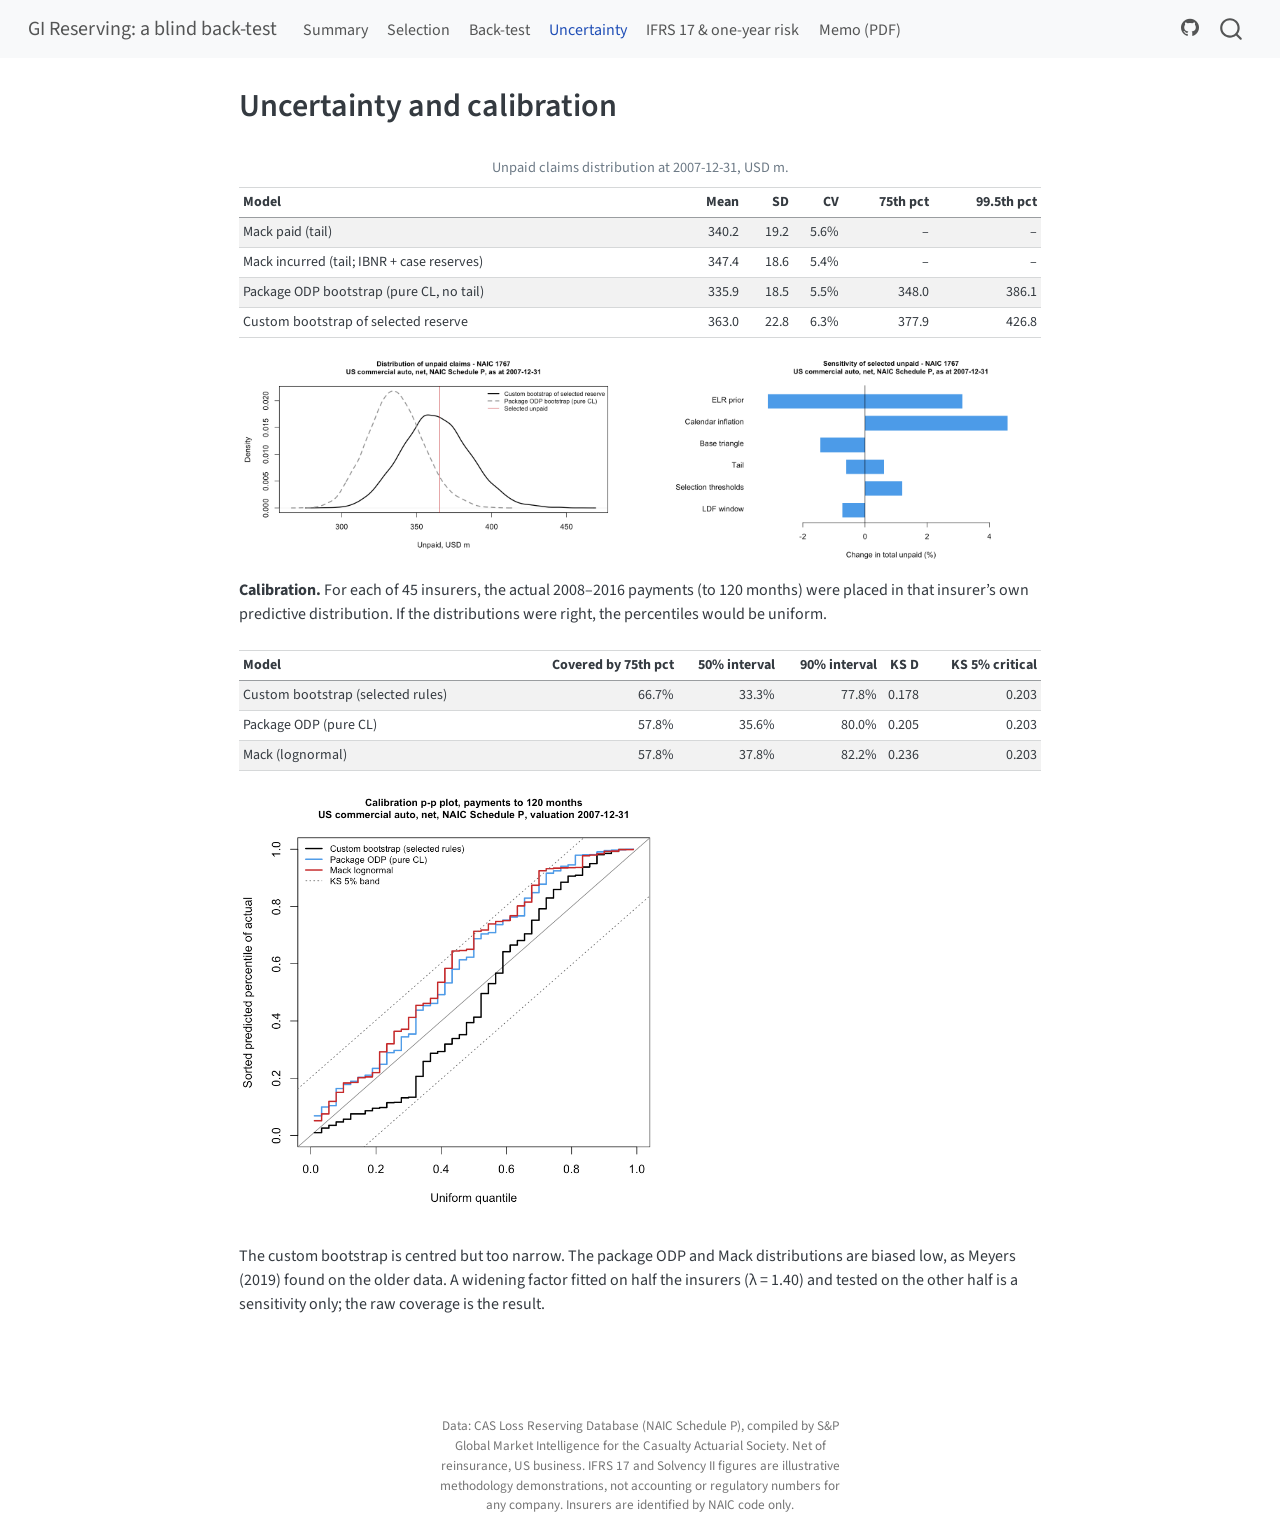
<file: docs/uncertainty.html>
<!DOCTYPE html>
<html xmlns="http://www.w3.org/1999/xhtml" lang="en" xml:lang="en"><head>

<meta charset="utf-8">
<meta name="generator" content="quarto-1.10.18">

<meta name="viewport" content="width=device-width, initial-scale=1.0, user-scalable=yes">


<title>Uncertainty and calibration – GI Reserving: a blind back-test</title>
<style>
/* Default styles provided by pandoc.
** See https://pandoc.org/MANUAL.html#variables-for-html for config info.
*/
span.smallcaps{font-variant: small-caps;}
div.columns{display: flex; gap: 1.5em;}
div.column{flex: auto;}
@media screen {
div.columns{gap: min(4vw, 1.5em);}
div.column{overflow-x: auto;}
}
div.hanging-indent{margin-left: 1.5em; text-indent: -1.5em;}
ul.task-list{list-style: none;}
ul.task-list li input[type="checkbox"] {
  width: 0.8em;
  margin: 0 0.8em 0.2em -1em; /* quarto-specific, see https://github.com/quarto-dev/quarto-cli/issues/4556 */ 
  vertical-align: middle;
}
</style>


<script src="site_libs/quarto-nav/quarto-nav.js"></script>
<script src="site_libs/quarto-nav/headroom.min.js"></script>
<script src="site_libs/clipboard/clipboard.min.js"></script>
<script src="site_libs/quarto-search/autocomplete.umd.js"></script>
<script src="site_libs/quarto-search/fuse.min.js"></script>
<script src="site_libs/quarto-search/quarto-search.js"></script>
<meta name="quarto:offset" content="./">
<script src="site_libs/quarto-html/quarto.js" type="module"></script>
<script src="site_libs/quarto-html/tabsets/tabsets.js" type="module"></script>
<script src="site_libs/quarto-html/popper.min.js"></script>
<script src="site_libs/quarto-html/tippy.umd.min.js"></script>
<script src="site_libs/quarto-html/anchor.min.js"></script>
<link href="site_libs/quarto-html/tippy.css" rel="stylesheet">
<link href="site_libs/quarto-html/quarto-syntax-highlighting-64a204ab8560d761af7679ceaba22944.css" rel="stylesheet" id="quarto-text-highlighting-styles">
<script src="site_libs/bootstrap/bootstrap.min.js"></script>
<link href="site_libs/bootstrap/bootstrap-icons.css" rel="stylesheet">
<link href="site_libs/bootstrap/bootstrap-e6900c3bd54be39f9305c74bfec71a87.min.css" rel="stylesheet" append-hash="true" id="quarto-bootstrap" data-mode="light">
<script id="quarto-search-options" type="application/json">{
  "location": "navbar",
  "copy-button": false,
  "collapse-after": 3,
  "panel-placement": "end",
  "type": "overlay",
  "limit": 50,
  "keyboard-shortcut": [
    "f",
    "/",
    "s"
  ],
  "show-item-context": false,
  "language": {
    "search-no-results-text": "No results",
    "search-matching-documents-text": "matching documents",
    "search-copy-link-title": "Copy link to search",
    "search-hide-matches-text": "Hide additional matches",
    "search-more-match-text": "more match in this document",
    "search-more-matches-text": "more matches in this document",
    "search-clear-button-title": "Clear",
    "search-text-placeholder": "",
    "search-detached-cancel-button-title": "Cancel",
    "search-submit-button-title": "Submit",
    "search-label": "Search"
  }
}</script>


</head>

<body class="nav-fixed fullcontent quarto-light">

<div id="quarto-search-results"></div>
  <header id="quarto-header" class="headroom fixed-top">
    <nav class="navbar navbar-expand-lg " data-bs-theme="dark">
      <div class="navbar-container container-fluid">
      <div class="navbar-brand-container mx-auto">
    <a class="navbar-brand" href="./index.html">
    <span class="navbar-title">GI Reserving: a blind back-test</span>
    </a>
  </div>
            <div id="quarto-search" class="" title="Search"></div>
          <button class="navbar-toggler" type="button" data-bs-toggle="collapse" data-bs-target="#navbarCollapse" aria-controls="navbarCollapse" role="menu" aria-expanded="false" aria-label="Toggle navigation" onclick="if (window.quartoToggleHeadroom) { window.quartoToggleHeadroom(); }">
  <span class="navbar-toggler-icon"></span>
</button>
          <div class="collapse navbar-collapse" id="navbarCollapse">
            <ul class="navbar-nav navbar-nav-scroll me-auto">
  <li class="nav-item">
    <a class="nav-link" href="./index.html"> 
<span class="menu-text">Summary</span></a>
  </li>  
  <li class="nav-item">
    <a class="nav-link" href="./selection.html"> 
<span class="menu-text">Selection</span></a>
  </li>  
  <li class="nav-item">
    <a class="nav-link" href="./backtest.html"> 
<span class="menu-text">Back-test</span></a>
  </li>  
  <li class="nav-item">
    <a class="nav-link active" href="./uncertainty.html" aria-current="page"> 
<span class="menu-text">Uncertainty</span></a>
  </li>  
  <li class="nav-item">
    <a class="nav-link" href="./application.html"> 
<span class="menu-text">IFRS 17 &amp; one-year risk</span></a>
  </li>  
  <li class="nav-item">
    <a class="nav-link" href="./assets/reserving_memo.pdf"> 
<span class="menu-text">Memo (PDF)</span></a>
  </li>  
</ul>
            <ul class="navbar-nav navbar-nav-scroll ms-auto">
  <li class="nav-item compact">
    <a class="nav-link" href="https://github.com/pnlync/reserving"> <i class="bi bi-github" role="img">
</i> 
<span class="menu-text"></span></a>
  </li>  
</ul>
          </div> <!-- /navcollapse -->
            <div class="quarto-navbar-tools">
</div>
      </div> <!-- /container-fluid -->
    </nav>
</header>
<!-- content -->
<div id="quarto-content" class="quarto-container page-columns page-rows-contents page-layout-article page-navbar">
<!-- sidebar -->
<!-- margin-sidebar -->
    
<!-- main -->
<main class="content" id="quarto-document-content">

<header id="title-block-header" class="quarto-title-block default">
<div class="quarto-title">
<h1 class="title">Uncertainty and calibration</h1>
</div>



<div class="quarto-title-meta">

    
  
    
  </div>
  


</header>


<div class="cell">
<div class="cell-output-display">
<table class="caption-top table table-sm table-striped small">
<caption>Unpaid claims distribution at 2007-12-31, USD m.</caption>
<colgroup>
<col style="width: 54%">
<col style="width: 7%">
<col style="width: 6%">
<col style="width: 6%">
<col style="width: 11%">
<col style="width: 13%">
</colgroup>
<thead>
<tr class="header">
<th style="text-align: left;">Model</th>
<th style="text-align: right;">Mean</th>
<th style="text-align: right;">SD</th>
<th style="text-align: right;">CV</th>
<th style="text-align: right;">75th pct</th>
<th style="text-align: right;">99.5th pct</th>
</tr>
</thead>
<tbody>
<tr class="odd">
<td style="text-align: left;">Mack paid (tail)</td>
<td style="text-align: right;">340.2</td>
<td style="text-align: right;">19.2</td>
<td style="text-align: right;">5.6%</td>
<td style="text-align: right;">–</td>
<td style="text-align: right;">–</td>
</tr>
<tr class="even">
<td style="text-align: left;">Mack incurred (tail; IBNR + case reserves)</td>
<td style="text-align: right;">347.4</td>
<td style="text-align: right;">18.6</td>
<td style="text-align: right;">5.4%</td>
<td style="text-align: right;">–</td>
<td style="text-align: right;">–</td>
</tr>
<tr class="odd">
<td style="text-align: left;">Package ODP bootstrap (pure CL, no tail)</td>
<td style="text-align: right;">335.9</td>
<td style="text-align: right;">18.5</td>
<td style="text-align: right;">5.5%</td>
<td style="text-align: right;">348.0</td>
<td style="text-align: right;">386.1</td>
</tr>
<tr class="even">
<td style="text-align: left;">Custom bootstrap of selected reserve</td>
<td style="text-align: right;">363.0</td>
<td style="text-align: right;">22.8</td>
<td style="text-align: right;">6.3%</td>
<td style="text-align: right;">377.9</td>
<td style="text-align: right;">426.8</td>
</tr>
</tbody>
</table>
</div>
</div>
<div class="cell quarto-layout-panel" data-layout-ncol="2">
<div class="quarto-layout-row">
<div class="quarto-layout-cell" style="flex-basis: 50.0%;justify-content: center;">
<p><img src="assets/m6_reserve_distribution.png" class="img-fluid"></p>
</div>
<div class="quarto-layout-cell" style="flex-basis: 50.0%;justify-content: center;">
<p><img src="assets/m6_tornado.png" class="img-fluid"></p>
</div>
</div>
</div>
<p><strong>Calibration.</strong> For each of 45 insurers, the actual 2008–2016 payments (to 120 months) were placed in that insurer’s own predictive distribution. If the distributions were right, the percentiles would be uniform.</p>
<div class="cell">
<div class="cell-output-display">
<table class="caption-top table table-sm table-striped small">
<colgroup>
<col style="width: 33%">
<col style="width: 19%">
<col style="width: 12%">
<col style="width: 12%">
<col style="width: 5%">
<col style="width: 14%">
</colgroup>
<thead>
<tr class="header">
<th style="text-align: left;">Model</th>
<th style="text-align: right;">Covered by 75th pct</th>
<th style="text-align: right;">50% interval</th>
<th style="text-align: right;">90% interval</th>
<th style="text-align: right;">KS D</th>
<th style="text-align: right;">KS 5% critical</th>
</tr>
</thead>
<tbody>
<tr class="odd">
<td style="text-align: left;">Custom bootstrap (selected rules)</td>
<td style="text-align: right;">66.7%</td>
<td style="text-align: right;">33.3%</td>
<td style="text-align: right;">77.8%</td>
<td style="text-align: right;">0.178</td>
<td style="text-align: right;">0.203</td>
</tr>
<tr class="even">
<td style="text-align: left;">Package ODP (pure CL)</td>
<td style="text-align: right;">57.8%</td>
<td style="text-align: right;">35.6%</td>
<td style="text-align: right;">80.0%</td>
<td style="text-align: right;">0.205</td>
<td style="text-align: right;">0.203</td>
</tr>
<tr class="odd">
<td style="text-align: left;">Mack (lognormal)</td>
<td style="text-align: right;">57.8%</td>
<td style="text-align: right;">37.8%</td>
<td style="text-align: right;">82.2%</td>
<td style="text-align: right;">0.236</td>
<td style="text-align: right;">0.203</td>
</tr>
</tbody>
</table>
</div>
</div>
<div class="cell">
<div class="cell-output-display">
<div>
<figure class="figure">
<p><img src="assets/m6_calibration_pp.png" class="img-fluid figure-img" style="width:55.0%"></p>
</figure>
</div>
</div>
</div>
<p>The custom bootstrap is centred but too narrow. The package ODP and Mack distributions are biased low, as Meyers (2019) found on the older data. A widening factor fitted on half the insurers (λ = 1.40) and tested on the other half is a sensitivity only; the raw coverage is the result.</p>



</main> <!-- /main -->
<script id="quarto-html-after-body" type="application/javascript">
  window.document.addEventListener("DOMContentLoaded", function (event) {
    const icon = "";
    const anchorJS = new window.AnchorJS();
    anchorJS.options = {
      placement: 'right',
      icon: icon
    };
    anchorJS.add('.anchored');
    const isCodeAnnotation = (el) => {
      for (const clz of el.classList) {
        if (clz.startsWith('code-annotation-')) {                     
          return true;
        }
      }
      return false;
    }
    const onCopySuccess = function(e) {
      // button target
      const button = e.trigger;
      // don't keep focus
      button.blur();
      // flash "checked"
      button.classList.add('code-copy-button-checked');
      var currentTitle = button.getAttribute("title");
      button.setAttribute("title", "Copied!");
      let tooltip;
      if (window.bootstrap) {
        button.setAttribute("data-bs-toggle", "tooltip");
        button.setAttribute("data-bs-placement", "left");
        button.setAttribute("data-bs-title", "Copied!");
        tooltip = new bootstrap.Tooltip(button, 
          { trigger: "manual", 
            customClass: "code-copy-button-tooltip",
            offset: [0, -8]});
        tooltip.show();    
      }
      setTimeout(function() {
        if (tooltip) {
          tooltip.hide();
          button.removeAttribute("data-bs-title");
          button.removeAttribute("data-bs-toggle");
          button.removeAttribute("data-bs-placement");
        }
        button.setAttribute("title", currentTitle);
        button.classList.remove('code-copy-button-checked');
      }, 1000);
      // clear code selection
      e.clearSelection();
    }
    const getTextToCopy = function(trigger) {
      const outerScaffold = trigger.parentElement.cloneNode(true);
      const codeEl = outerScaffold.querySelector('code');
      for (const childEl of codeEl.children) {
        if (isCodeAnnotation(childEl)) {
          childEl.remove();
        }
      }
      return codeEl.innerText;
    }
    const clipboard = new window.ClipboardJS('.code-copy-button:not([data-in-quarto-modal])', {
      text: getTextToCopy
    });
    clipboard.on('success', onCopySuccess);
    if (window.document.getElementById('quarto-embedded-source-code-modal')) {
      const clipboardModal = new window.ClipboardJS('.code-copy-button[data-in-quarto-modal]', {
        text: getTextToCopy,
        container: window.document.getElementById('quarto-embedded-source-code-modal')
      });
      clipboardModal.on('success', onCopySuccess);
    }
      var localhostRegex = new RegExp(/^(?:http|https):\/\/localhost\:?[0-9]*\//);
      var mailtoRegex = new RegExp(/^mailto:/);
        var filterRegex = new RegExp('/' + window.location.host + '/');
      var isInternal = (href) => {
          return filterRegex.test(href) || localhostRegex.test(href) || mailtoRegex.test(href);
      }
      // Inspect non-navigation links and adorn them if external
     var links = window.document.querySelectorAll('a[href]:not(.nav-link):not(.navbar-brand):not(.toc-action):not(.sidebar-link):not(.sidebar-item-toggle):not(.pagination-link):not(.no-external):not([aria-hidden]):not(.dropdown-item):not(.quarto-navigation-tool):not(.about-link)');
      for (var i=0; i<links.length; i++) {
        const link = links[i];
        if (!isInternal(link.href)) {
          // undo the damage that might have been done by quarto-nav.js in the case of
          // links that we want to consider external
          if (link.dataset.originalHref !== undefined) {
            link.href = link.dataset.originalHref;
          }
        }
      }
    function tippyHover(el, contentFn, onTriggerFn, onUntriggerFn) {
      const config = {
        allowHTML: true,
        maxWidth: 500,
        delay: 100,
        arrow: false,
        appendTo: function(el) {
            return el.parentElement;
        },
        interactive: true,
        interactiveBorder: 10,
        theme: 'quarto',
        placement: 'bottom-start',
      };
      if (contentFn) {
        config.content = contentFn;
      }
      if (onTriggerFn) {
        config.onTrigger = onTriggerFn;
      }
      if (onUntriggerFn) {
        config.onUntrigger = onUntriggerFn;
      }
      window.tippy(el, config); 
    }
    const noterefs = window.document.querySelectorAll('a[role="doc-noteref"]');
    for (var i=0; i<noterefs.length; i++) {
      const ref = noterefs[i];
      tippyHover(ref, function() {
        // use id or data attribute instead here
        let href = ref.getAttribute('data-footnote-href') || ref.getAttribute('href');
        try { href = new URL(href).hash; } catch {}
        const id = href.replace(/^#\/?/, "");
        const note = window.document.getElementById(id);
        if (note) {
          return note.innerHTML;
        } else {
          return "";
        }
      });
    }
    const xrefs = window.document.querySelectorAll('a.quarto-xref');
    const processXRef = (id, note) => {
      // Strip column container classes
      const stripColumnClz = (el) => {
        el.classList.remove("page-full", "page-columns");
        if (el.children) {
          for (const child of el.children) {
            stripColumnClz(child);
          }
        }
      }
      stripColumnClz(note)
      if (id === null || id.startsWith('sec-')) {
        // Special case sections, only their first couple elements
        const container = document.createElement("div");
        if (note.children && note.children.length > 2) {
          container.appendChild(note.children[0].cloneNode(true));
          for (let i = 1; i < note.children.length; i++) {
            const child = note.children[i];
            if (child.tagName === "P" && child.innerText === "") {
              continue;
            } else {
              container.appendChild(child.cloneNode(true));
              break;
            }
          }
          if (window.Quarto?.typesetMath) {
            window.Quarto.typesetMath(container);
          }
          return container.innerHTML
        } else {
          if (window.Quarto?.typesetMath) {
            window.Quarto.typesetMath(note);
          }
          return note.innerHTML;
        }
      } else {
        // Remove any anchor links if they are present
        const anchorLink = note.querySelector('a.anchorjs-link');
        if (anchorLink) {
          anchorLink.remove();
        }
        if (window.Quarto?.typesetMath) {
          window.Quarto.typesetMath(note);
        }
        if (note.classList.contains("callout")) {
          return note.outerHTML;
        } else {
          return note.innerHTML;
        }
      }
    }
    for (var i=0; i<xrefs.length; i++) {
      const xref = xrefs[i];
      tippyHover(xref, undefined, function(instance) {
        instance.disable();
        let url = xref.getAttribute('href');
        let hash = undefined; 
        if (url.startsWith('#')) {
          hash = url;
        } else {
          try { hash = new URL(url).hash; } catch {}
        }
        if (hash) {
          const id = hash.replace(/^#\/?/, "");
          const note = window.document.getElementById(id);
          if (note !== null) {
            try {
              const html = processXRef(id, note.cloneNode(true));
              instance.setContent(html);
            } finally {
              instance.enable();
              instance.show();
            }
          } else {
            // See if we can fetch this
            fetch(url.split('#')[0])
            .then(res => res.text())
            .then(html => {
              const parser = new DOMParser();
              const htmlDoc = parser.parseFromString(html, "text/html");
              const note = htmlDoc.getElementById(id);
              if (note !== null) {
                const html = processXRef(id, note);
                instance.setContent(html);
              } 
            }).finally(() => {
              instance.enable();
              instance.show();
            });
          }
        } else {
          // See if we can fetch a full url (with no hash to target)
          // This is a special case and we should probably do some content thinning / targeting
          fetch(url)
          .then(res => res.text())
          .then(html => {
            const parser = new DOMParser();
            const htmlDoc = parser.parseFromString(html, "text/html");
            const note = htmlDoc.querySelector('main.content');
            if (note !== null) {
              // This should only happen for chapter cross references
              // (since there is no id in the URL)
              // remove the first header
              if (note.children.length > 0 && note.children[0].tagName === "HEADER") {
                note.children[0].remove();
              }
              const html = processXRef(null, note);
              instance.setContent(html);
            } 
          }).finally(() => {
            instance.enable();
            instance.show();
          });
        }
      }, function(instance) {
      });
    }
        let selectedAnnoteEl;
        const selectorForAnnotation = ( cell, annotation) => {
          let cellAttr = 'data-code-cell="' + cell + '"';
          let lineAttr = 'data-code-annotation="' +  annotation + '"';
          const selector = 'span[' + cellAttr + '][' + lineAttr + ']';
          return selector;
        }
        const selectCodeLines = (annoteEl) => {
          const doc = window.document;
          const targetCell = annoteEl.getAttribute("data-target-cell");
          const targetAnnotation = annoteEl.getAttribute("data-target-annotation");
          const annoteSpan = window.document.querySelector(selectorForAnnotation(targetCell, targetAnnotation));
          const lines = annoteSpan.getAttribute("data-code-lines").split(",");
          const lineIds = lines.map((line) => {
            return targetCell + "-" + line;
          })
          let top = null;
          let height = null;
          let parent = null;
          if (lineIds.length > 0) {
              //compute the position of the single el (top and bottom and make a div)
              const el = window.document.getElementById(lineIds[0]);
              top = el.offsetTop;
              height = el.offsetHeight;
              parent = el.parentElement.parentElement;
            if (lineIds.length > 1) {
              const lastEl = window.document.getElementById(lineIds[lineIds.length - 1]);
              const bottom = lastEl.offsetTop + lastEl.offsetHeight;
              height = bottom - top;
            }
            if (top !== null && height !== null && parent !== null) {
              // cook up a div (if necessary) and position it 
              let div = window.document.getElementById("code-annotation-line-highlight");
              if (div === null) {
                div = window.document.createElement("div");
                div.setAttribute("id", "code-annotation-line-highlight");
                div.style.position = 'absolute';
                parent.appendChild(div);
              }
              div.style.top = top - 2 + "px";
              div.style.height = height + 4 + "px";
              div.style.left = 0;
              let gutterDiv = window.document.getElementById("code-annotation-line-highlight-gutter");
              if (gutterDiv === null) {
                gutterDiv = window.document.createElement("div");
                gutterDiv.setAttribute("id", "code-annotation-line-highlight-gutter");
                gutterDiv.style.position = 'absolute';
                const codeCell = window.document.getElementById(targetCell);
                const gutter = codeCell.querySelector('.code-annotation-gutter');
                gutter.appendChild(gutterDiv);
              }
              gutterDiv.style.top = top - 2 + "px";
              gutterDiv.style.height = height + 4 + "px";
            }
            selectedAnnoteEl = annoteEl;
          }
        };
        const unselectCodeLines = () => {
          const elementsIds = ["code-annotation-line-highlight", "code-annotation-line-highlight-gutter"];
          elementsIds.forEach((elId) => {
            const div = window.document.getElementById(elId);
            if (div) {
              div.remove();
            }
          });
          selectedAnnoteEl = undefined;
        };
          // Handle positioning of the toggle
      window.addEventListener(
        "resize",
        throttle(() => {
          elRect = undefined;
          if (selectedAnnoteEl) {
            selectCodeLines(selectedAnnoteEl);
          }
        }, 10)
      );
      function throttle(fn, ms) {
      let throttle = false;
      let timer;
        return (...args) => {
          if(!throttle) { // first call gets through
              fn.apply(this, args);
              throttle = true;
          } else { // all the others get throttled
              if(timer) clearTimeout(timer); // cancel #2
              timer = setTimeout(() => {
                fn.apply(this, args);
                timer = throttle = false;
              }, ms);
          }
        };
      }
        // Attach click handler to the DT
        const annoteDls = window.document.querySelectorAll('dt[data-target-cell]');
        for (const annoteDlNode of annoteDls) {
          annoteDlNode.addEventListener('click', (event) => {
            const clickedEl = event.target;
            if (clickedEl !== selectedAnnoteEl) {
              unselectCodeLines();
              const activeEl = window.document.querySelector('dt[data-target-cell].code-annotation-active');
              if (activeEl) {
                activeEl.classList.remove('code-annotation-active');
              }
              selectCodeLines(clickedEl);
              clickedEl.classList.add('code-annotation-active');
            } else {
              // Unselect the line
              unselectCodeLines();
              clickedEl.classList.remove('code-annotation-active');
            }
          });
        }
    const findCites = (el) => {
      const parentEl = el.parentElement;
      if (parentEl) {
        const cites = parentEl.dataset.cites;
        if (cites) {
          return {
            el,
            cites: cites.split(' ')
          };
        } else {
          return findCites(el.parentElement)
        }
      } else {
        return undefined;
      }
    };
    var bibliorefs = window.document.querySelectorAll('a[role="doc-biblioref"]');
    for (var i=0; i<bibliorefs.length; i++) {
      const ref = bibliorefs[i];
      const citeInfo = findCites(ref);
      if (citeInfo) {
        tippyHover(citeInfo.el, function() {
          var popup = window.document.createElement('div');
          citeInfo.cites.forEach(function(cite) {
            var citeDiv = window.document.createElement('div');
            citeDiv.classList.add('hanging-indent');
            citeDiv.classList.add('csl-entry');
            var biblioDiv = window.document.getElementById('ref-' + cite);
            if (biblioDiv) {
              citeDiv.innerHTML = biblioDiv.innerHTML;
            }
            popup.appendChild(citeDiv);
          });
          return popup.innerHTML;
        });
      }
    }
  });
  </script>
</div> <!-- /content -->
<footer class="footer">
  <div class="nav-footer">
    <div class="nav-footer-left">
      &nbsp;
    </div>   
    <div class="nav-footer-center">
<p>Data: CAS Loss Reserving Database (NAIC Schedule P), compiled by S&amp;P Global Market Intelligence for the Casualty Actuarial Society. Net of reinsurance, US business. IFRS 17 and Solvency II figures are illustrative methodology demonstrations, not accounting or regulatory numbers for any company. Insurers are identified by NAIC code only.</p>
</div>
    <div class="nav-footer-right">
      &nbsp;
    </div>
  </div>
</footer>




</body></html>
</file>
<file: docs/site_libs/quarto-html/tippy.css>
.tippy-box[data-animation=fade][data-state=hidden]{opacity:0}[data-tippy-root]{max-width:calc(100vw - 10px)}.tippy-box{position:relative;background-color:#333;color:#fff;border-radius:4px;font-size:14px;line-height:1.4;white-space:normal;outline:0;transition-property:transform,visibility,opacity}.tippy-box[data-placement^=top]>.tippy-arrow{bottom:0}.tippy-box[data-placement^=top]>.tippy-arrow:before{bottom:-7px;left:0;border-width:8px 8px 0;border-top-color:initial;transform-origin:center top}.tippy-box[data-placement^=bottom]>.tippy-arrow{top:0}.tippy-box[data-placement^=bottom]>.tippy-arrow:before{top:-7px;left:0;border-width:0 8px 8px;border-bottom-color:initial;transform-origin:center bottom}.tippy-box[data-placement^=left]>.tippy-arrow{right:0}.tippy-box[data-placement^=left]>.tippy-arrow:before{border-width:8px 0 8px 8px;border-left-color:initial;right:-7px;transform-origin:center left}.tippy-box[data-placement^=right]>.tippy-arrow{left:0}.tippy-box[data-placement^=right]>.tippy-arrow:before{left:-7px;border-width:8px 8px 8px 0;border-right-color:initial;transform-origin:center right}.tippy-box[data-inertia][data-state=visible]{transition-timing-function:cubic-bezier(.54,1.5,.38,1.11)}.tippy-arrow{width:16px;height:16px;color:#333}.tippy-arrow:before{content:"";position:absolute;border-color:transparent;border-style:solid}.tippy-content{position:relative;padding:5px 9px;z-index:1}
</file>
<file: docs/site_libs/quarto-html/quarto-syntax-highlighting-64a204ab8560d761af7679ceaba22944.css>
/* quarto syntax highlight colors */
:root {
  --quarto-hl-ot-color: #003B4F;
  --quarto-hl-at-color: #657422;
  --quarto-hl-ss-color: #20794D;
  --quarto-hl-an-color: #5E5E5E;
  --quarto-hl-fu-color: #4758AB;
  --quarto-hl-st-color: #20794D;
  --quarto-hl-cf-color: #003B4F;
  --quarto-hl-op-color: #5E5E5E;
  --quarto-hl-er-color: #AD0000;
  --quarto-hl-bn-color: #AD0000;
  --quarto-hl-al-color: #AD0000;
  --quarto-hl-va-color: #111111;
  --quarto-hl-bu-color: inherit;
  --quarto-hl-ex-color: inherit;
  --quarto-hl-pp-color: #AD0000;
  --quarto-hl-in-color: #5E5E5E;
  --quarto-hl-vs-color: #20794D;
  --quarto-hl-wa-color: #5E5E5E;
  --quarto-hl-do-color: #5E5E5E;
  --quarto-hl-im-color: #00769E;
  --quarto-hl-ch-color: #20794D;
  --quarto-hl-dt-color: #AD0000;
  --quarto-hl-fl-color: #AD0000;
  --quarto-hl-co-color: #5E5E5E;
  --quarto-hl-cv-color: #5E5E5E;
  --quarto-hl-cn-color: #8f5902;
  --quarto-hl-sc-color: #5E5E5E;
  --quarto-hl-dv-color: #AD0000;
  --quarto-hl-kw-color: #003B4F;
}

/* other quarto variables */
:root {
  --quarto-font-monospace: SFMono-Regular, Menlo, Monaco, Consolas, "Liberation Mono", "Courier New", monospace;
}

/* syntax highlight based on Pandoc's rules */
pre > code.sourceCode > span {
  color: #003B4F;
}

code.sourceCode > span {
  color: #003B4F;
}

div.sourceCode,
div.sourceCode pre.sourceCode {
  color: #003B4F;
}

/* Normal */
code span {
  color: #003B4F;
}

/* Alert */
code span.al {
  color: #AD0000;
  font-style: inherit;
}

/* Annotation */
code span.an {
  color: #5E5E5E;
  font-style: inherit;
}

/* Attribute */
code span.at {
  color: #657422;
  font-style: inherit;
}

/* BaseN */
code span.bn {
  color: #AD0000;
  font-style: inherit;
}

/* BuiltIn */
code span.bu {
  font-style: inherit;
}

/* ControlFlow */
code span.cf {
  color: #003B4F;
  font-weight: bold;
  font-style: inherit;
}

/* Char */
code span.ch {
  color: #20794D;
  font-style: inherit;
}

/* Constant */
code span.cn {
  color: #8f5902;
  font-style: inherit;
}

/* Comment */
code span.co {
  color: #5E5E5E;
  font-style: inherit;
}

/* CommentVar */
code span.cv {
  color: #5E5E5E;
  font-style: italic;
}

/* Documentation */
code span.do {
  color: #5E5E5E;
  font-style: italic;
}

/* DataType */
code span.dt {
  color: #AD0000;
  font-style: inherit;
}

/* DecVal */
code span.dv {
  color: #AD0000;
  font-style: inherit;
}

/* Error */
code span.er {
  color: #AD0000;
  font-style: inherit;
}

/* Extension */
code span.ex {
  font-style: inherit;
}

/* Float */
code span.fl {
  color: #AD0000;
  font-style: inherit;
}

/* Function */
code span.fu {
  color: #4758AB;
  font-style: inherit;
}

/* Import */
code span.im {
  color: #00769E;
  font-style: inherit;
}

/* Information */
code span.in {
  color: #5E5E5E;
  font-style: inherit;
}

/* Keyword */
code span.kw {
  color: #003B4F;
  font-weight: bold;
  font-style: inherit;
}

/* Operator */
code span.op {
  color: #5E5E5E;
  font-style: inherit;
}

/* Other */
code span.ot {
  color: #003B4F;
  font-style: inherit;
}

/* Preprocessor */
code span.pp {
  color: #AD0000;
  font-style: inherit;
}

/* SpecialChar */
code span.sc {
  color: #5E5E5E;
  font-style: inherit;
}

/* SpecialString */
code span.ss {
  color: #20794D;
  font-style: inherit;
}

/* String */
code span.st {
  color: #20794D;
  font-style: inherit;
}

/* Variable */
code span.va {
  color: #111111;
  font-style: inherit;
}

/* VerbatimString */
code span.vs {
  color: #20794D;
  font-style: inherit;
}

/* Warning */
code span.wa {
  color: #5E5E5E;
  font-style: italic;
}

.prevent-inlining {
  content: "</";
}

/*# sourceMappingURL=9d8d5bb603a83b8298b89080a598c93b.css.map */
</file>
